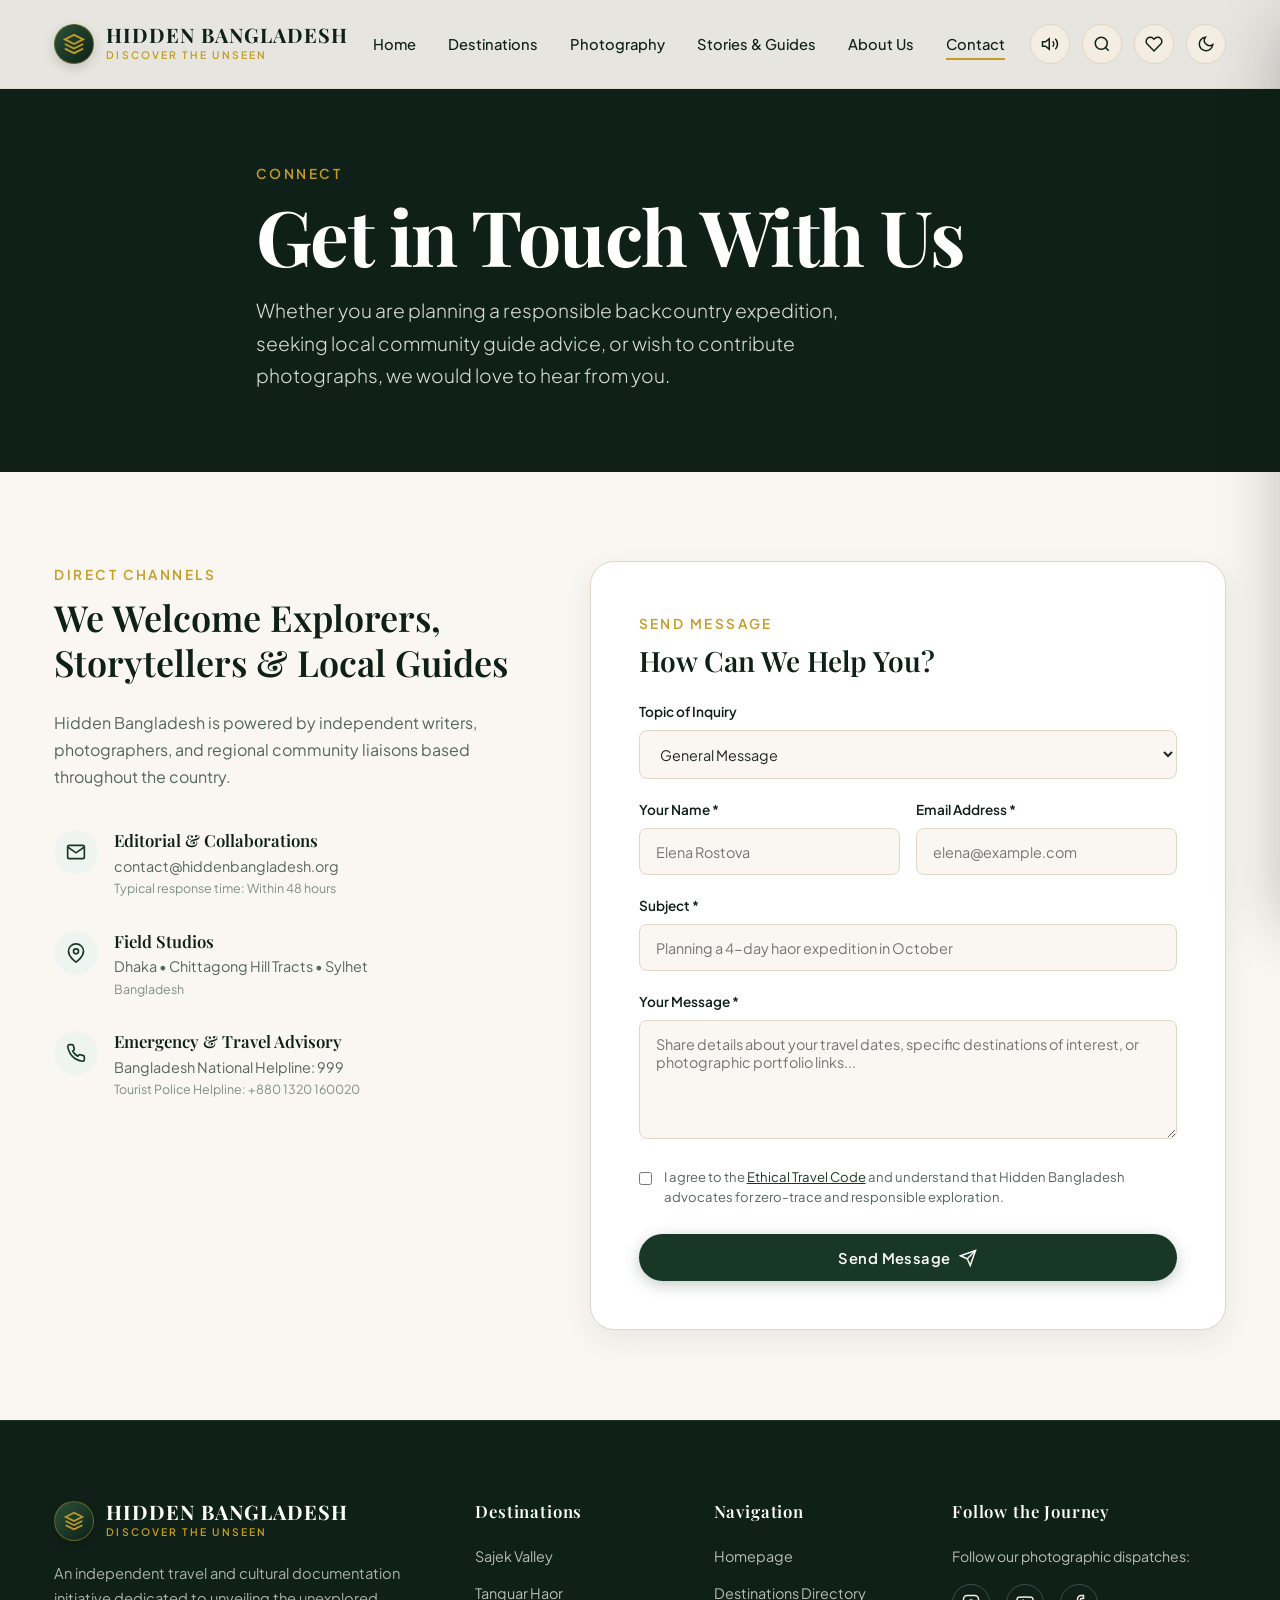
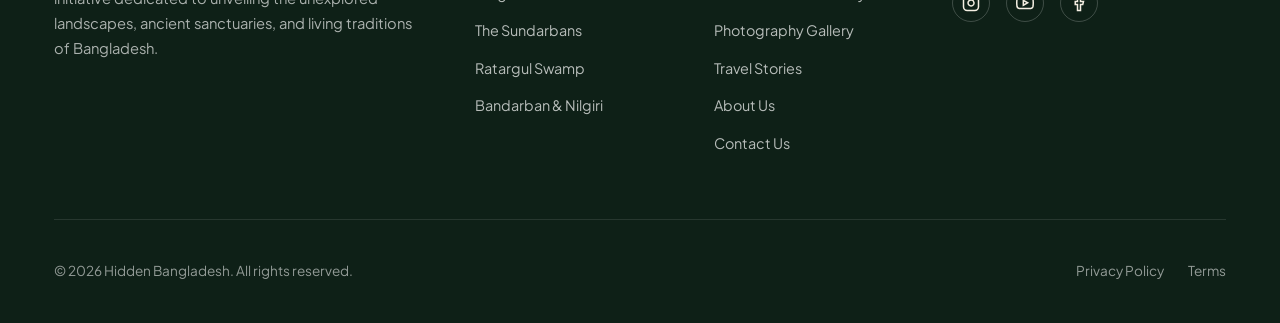
<file: contact.html>
<!DOCTYPE html>
<html lang="en">

<head>
  <meta charset="UTF-8">
  <meta name="viewport" content="width=device-width, initial-scale=1.0">
  <title>Contact & Inquiries — Hidden Bangladesh</title>
  <meta name="description"
    content="Reach out to the Hidden Bangladesh collective for ethical guide inquiries, photograph submissions, or to suggest an unexplored destination.">
  <link rel="stylesheet" href="css/style.css">
  <link rel="stylesheet" href="css/components.css">
  <script>(function(){try{var t=localStorage.getItem('hb_theme');if(t!=='dark'&&t!=='light'){t=(window.matchMedia&&window.matchMedia('(prefers-color-scheme: dark)').matches)?'dark':'light';}if(t==='dark'){document.documentElement.setAttribute('data-theme','dark');}}catch(e){}})();</script>
</head>

<body style="background-color: var(--color-sand-light);">

  <!-- Navigation Bar -->
  <nav class="site-nav nav-light">
    <div class="container nav-container">
      <a href="index.html" class="brand-logo" aria-label="Hidden Bangladesh Home">
        <div class="brand-symbol">
          <svg width="22" height="22" viewBox="0 0 24 24" fill="none" stroke="currentColor" stroke-width="2">
            <path d="M12 2L2 7l10 5 10-5-10-5z"></path>
            <path d="M2 17l10 5 10-5"></path>
            <path d="M2 12l10 5 10-5"></path>
          </svg>
        </div>
        <div class="brand-text-wrap">
          <span class="brand-name">HIDDEN BANGLADESH</span>
          <span class="brand-sub">DISCOVER THE UNSEEN</span>
        </div>
      </a>

      <div class="nav-menu">
        <a href="index.html" class="nav-link">Home</a>
        <a href="destinations.html" class="nav-link">Destinations</a>
        <a href="photography.html" class="nav-link">Photography</a>
        <a href="stories.html" class="nav-link">Stories & Guides</a>
        <a href="about.html" class="nav-link">About Us</a>
        <a href="contact.html" class="nav-link active">Contact</a>
      </div>

      <div class="nav-actions">
        <button class="nav-action-btn" data-action="toggle-sound" title="Listen to atmospheric river soundscape">
          <svg width="18" height="18" viewBox="0 0 24 24" fill="none" stroke="currentColor" stroke-width="2">
            <polygon points="11 5 6 9 2 9 2 15 6 15 11 19 11 5"></polygon>
            <path d="M19.07 4.93a10 10 0 0 1 0 14.14M15.54 8.46a5 5 0 0 1 0 7.07"></path>
          </svg>
        </button>

        <button class="nav-action-btn" data-action="open-search" title="Search (Ctrl+K)">
          <svg width="18" height="18" viewBox="0 0 24 24" fill="none" stroke="currentColor" stroke-width="2">
            <circle cx="11" cy="11" r="8"></circle>
            <line x1="21" y1="21" x2="16.65" y2="16.65"></line>
          </svg>
        </button>

        <button class="nav-action-btn" data-action="open-favorites" title="View your saved places">
          <svg width="18" height="18" viewBox="0 0 24 24" fill="none" stroke="currentColor" stroke-width="2">
            <path
              d="M20.84 4.61a5.5 5.5 0 0 0-7.78 0L12 5.67l-1.06-1.06a5.5 5.5 0 0 0-7.78 7.78l1.06 1.06L12 21.23l7.78-7.78 1.06-1.06a5.5 5.5 0 0 0 0-7.78z">
            </path>
          </svg>
          <span class="fav-counter-badge" style="display: none;">0</span>
        </button>

        <button class="mobile-toggle" aria-label="Open mobile menu">
          <svg width="24" height="24" viewBox="0 0 24 24" fill="none" stroke="currentColor" stroke-width="2">
            <line x1="3" y1="12" x2="21" y2="12"></line>
            <line x1="3" y1="6" x2="21" y2="6"></line>
            <line x1="3" y1="18" x2="21" y2="18"></line>
          </svg>
        </button>
      </div>
    </div>
  </nav>

  <!-- Mobile Drawer -->
  <div class="mobile-drawer">
    <button class="mobile-drawer-close" aria-label="Close menu">✕</button>
    <div class="mobile-menu">
      <a href="index.html" class="nav-link">Home</a>
      <a href="destinations.html" class="nav-link">Explore Destinations</a>
      <a href="photography.html" class="nav-link">Photography Gallery</a>
      <a href="stories.html" class="nav-link">Travel Stories & Blog</a>
      <a href="about.html" class="nav-link">About Hidden Bangladesh</a>
      <a href="contact.html" class="nav-link active">Contact & Inquiries</a>
    </div>
  </div>

  <!-- Editorial Sub-Hero Banner -->
  <header class="sub-hero">
    <div class="sub-hero-pattern"
      style="background-image: url('https://images.unsplash.com/photo-1500530855697-b586d89ba3ee?auto=format&fit=crop&w=1600&q=80');">
    </div>
    <div class="container sub-hero-content">
      <span class="subtitle-editorial" style="color: var(--color-gold);">Connect</span>
      <h1 class="headline-display" style="color: var(--color-white); margin-bottom: 1rem;">
        Get in Touch With Us
      </h1>
      <p class="lead-text" style="color: rgba(255, 255, 255, 0.85); max-width: 650px;">
        Whether you are planning a responsible backcountry expedition, seeking local community guide advice, or wish to
        contribute photographs, we would love to hear from you.
      </p>
    </div>
  </header>

  <!-- Main Contact Section -->
  <main class="section-spacing">
    <div class="container">
      <div style="display: grid; grid-template-columns: 1fr 1.35fr; gap: 4rem; align-items: flex-start;"
        class="contact-split-layout">

        <!-- Contact Info & Editorial Details -->
        <div>
          <span class="subtitle-editorial">Direct Channels</span>
          <h2 style="font-size: 2.25rem; color: var(--color-forest-deep); margin-bottom: 1.5rem; line-height: 1.25;">
            We Welcome Explorers, Storytellers & Local Guides
          </h2>
          <p style="color: var(--color-text-muted); font-size: 1rem; line-height: 1.7; margin-bottom: 2.5rem;">
            Hidden Bangladesh is powered by independent writers, photographers, and regional community liaisons based
            throughout the country.
          </p>

          <div style="display: flex; flex-direction: column; gap: 2rem;">
            <div style="display: flex; gap: 1rem; align-items: flex-start;">
              <div
                style="width: 44px; height: 44px; border-radius: 50%; background: var(--color-forest-mist); color: var(--color-forest); display: flex; align-items: center; justify-content: center; flex-shrink: 0;">
                <svg width="20" height="20" viewBox="0 0 24 24" fill="none" stroke="currentColor" stroke-width="2">
                  <path d="M4 4h16c1.1 0 2 .9 2 2v12c0 1.1-.9 2-2 2H4c-1.1 0-2-.9-2-2V6c0-1.1.9-2 2-2z"></path>
                  <polyline points="22,6 12,13 2,6"></polyline>
                </svg>
              </div>
              <div>
                <h4 style="font-size: 1.05rem; color: var(--color-forest-deep); margin-bottom: 0.25rem;">Editorial &
                  Collaborations</h4>
                <p style="font-size: 0.9rem; color: var(--color-text-muted);">contact@hiddenbangladesh.org</p>
                <p style="font-size: 0.78rem; color: var(--color-text-subtle);">Typical response time: Within 48 hours
                </p>
              </div>
            </div>

            <div style="display: flex; gap: 1rem; align-items: flex-start;">
              <div
                style="width: 44px; height: 44px; border-radius: 50%; background: var(--color-forest-mist); color: var(--color-forest); display: flex; align-items: center; justify-content: center; flex-shrink: 0;">
                <svg width="20" height="20" viewBox="0 0 24 24" fill="none" stroke="currentColor" stroke-width="2">
                  <path d="M21 10c0 7-9 13-9 13s-9-6-9-13a9 9 0 0 1 18 0z"></path>
                  <circle cx="12" cy="10" r="3"></circle>
                </svg>
              </div>
              <div>
                <h4 style="font-size: 1.05rem; color: var(--color-forest-deep); margin-bottom: 0.25rem;">Field Studios
                </h4>
                <p style="font-size: 0.9rem; color: var(--color-text-muted);">Dhaka • Chittagong Hill Tracts • Sylhet
                </p>
                <p style="font-size: 0.78rem; color: var(--color-text-subtle);">Bangladesh</p>
              </div>
            </div>

            <div style="display: flex; gap: 1rem; align-items: flex-start;">
              <div
                style="width: 44px; height: 44px; border-radius: 50%; background: var(--color-forest-mist); color: var(--color-forest); display: flex; align-items: center; justify-content: center; flex-shrink: 0;">
                <svg width="20" height="20" viewBox="0 0 24 24" fill="none" stroke="currentColor" stroke-width="2">
                  <path
                    d="M22 16.92v3a2 2 0 0 1-2.18 2 19.79 19.79 0 0 1-8.63-3.07 19.5 19.5 0 0 1-6-6 19.79 19.79 0 0 1-3.07-8.67A2 2 0 0 1 4.11 2h3a2 2 0 0 1 2 1.72 12.84 12.84 0 0 0 .7 2.81 2 2 0 0 1-.45 2.11L8.09 9.91a16 16 0 0 0 6 6l1.27-1.27a2 2 0 0 1 2.11-.45 12.84 12.84 0 0 0 2.81.7A2 2 0 0 1 22 16.92z">
                  </path>
                </svg>
              </div>
              <div>
                <h4 style="font-size: 1.05rem; color: var(--color-forest-deep); margin-bottom: 0.25rem;">Emergency &
                  Travel Advisory</h4>
                <p style="font-size: 0.9rem; color: var(--color-text-muted);">Bangladesh National Helpline: 999</p>
                <p style="font-size: 0.78rem; color: var(--color-text-subtle);">Tourist Police Helpline: +880 1320
                  160020</p>
              </div>
            </div>
          </div>
        </div>

        <!-- Contact & Inquiry Form -->
        <div
          style="background: var(--color-surface); padding: 3rem; border-radius: var(--radius-xl); border: 1px solid var(--color-sand-border); box-shadow: var(--shadow-card);">
          <span class="subtitle-editorial">Send Message</span>
          <h3 style="font-size: 1.75rem; color: var(--color-forest-deep); margin-bottom: 1.5rem;">How Can We Help You?
          </h3>

          <form id="contactForm" onsubmit="handleContactSubmit(event)"
            style="display: flex; flex-direction: column; gap: 1.25rem;">
            <div>
              <label for="contactTopic"
                style="display: block; font-size: 0.85rem; font-weight: 600; color: var(--color-forest-deep); margin-bottom: 0.4rem;">Topic
                of Inquiry</label>
              <select id="contactTopic" required
                style="width: 100%; padding: 0.85rem 1rem; border-radius: var(--radius-md); border: 1px solid var(--color-sand-border); background: var(--color-sand-light); outline: none; font-size: 0.9rem;">
                <option value="general">General Message</option>
                <option value="guides">Local Indigenous Guide Coordination</option>
                <option value="photo-submission">Photography / Photo Essay Submission</option>
                <option value="suggest-gem">Suggest an Unexplored Hidden Gem</option>
                <option value="press">Media & Cultural Research Collaboration</option>
              </select>
            </div>

            <div style="display: grid; grid-template-columns: 1fr 1fr; gap: 1rem;" class="form-name-row">
              <div>
                <label for="contactName"
                  style="display: block; font-size: 0.85rem; font-weight: 600; color: var(--color-forest-deep); margin-bottom: 0.4rem;">Your
                  Name *</label>
                <input type="text" id="contactName" placeholder="Elena Rostova" required
                  style="width: 100%; padding: 0.85rem 1rem; border-radius: var(--radius-md); border: 1px solid var(--color-sand-border); background: var(--color-sand-light); outline: none; font-size: 0.9rem;">
              </div>
              <div>
                <label for="contactEmail"
                  style="display: block; font-size: 0.85rem; font-weight: 600; color: var(--color-forest-deep); margin-bottom: 0.4rem;">Email
                  Address *</label>
                <input type="email" id="contactEmail" placeholder="elena@example.com" required
                  style="width: 100%; padding: 0.85rem 1rem; border-radius: var(--radius-md); border: 1px solid var(--color-sand-border); background: var(--color-sand-light); outline: none; font-size: 0.9rem;">
              </div>
            </div>

            <div>
              <label for="contactSubject"
                style="display: block; font-size: 0.85rem; font-weight: 600; color: var(--color-forest-deep); margin-bottom: 0.4rem;">Subject
                *</label>
              <input type="text" id="contactSubject" placeholder="Planning a 4-day haor expedition in October" required
                style="width: 100%; padding: 0.85rem 1rem; border-radius: var(--radius-md); border: 1px solid var(--color-sand-border); background: var(--color-sand-light); outline: none; font-size: 0.9rem;">
            </div>

            <div>
              <label for="contactMessage"
                style="display: block; font-size: 0.85rem; font-weight: 600; color: var(--color-forest-deep); margin-bottom: 0.4rem;">Your
                Message *</label>
              <textarea id="contactMessage" rows="5"
                placeholder="Share details about your travel dates, specific destinations of interest, or photographic portfolio links..."
                required
                style="width: 100%; padding: 0.85rem 1rem; border-radius: var(--radius-md); border: 1px solid var(--color-sand-border); background: var(--color-sand-light); outline: none; font-size: 0.9rem; resize: vertical;"></textarea>
            </div>

            <div style="display: flex; align-items: flex-start; gap: 0.75rem;">
              <input type="checkbox" id="contactConsent" required style="margin-top: 0.3rem;">
              <label for="contactConsent" style="font-size: 0.82rem; color: var(--color-text-muted); line-height: 1.5;">
                I agree to the <a href="privacy.html"
                  style="color: var(--color-forest); text-decoration: underline;">Ethical Travel Code</a> and understand
                that Hidden Bangladesh advocates for zero-trace and responsible exploration.
              </label>
            </div>

            <button type="submit" class="btn btn-primary" style="margin-top: 0.5rem;">
              <span>Send Message</span>
              <svg width="18" height="18" viewBox="0 0 24 24" fill="none" stroke="currentColor" stroke-width="2">
                <line x1="22" y1="2" x2="11" y2="13"></line>
                <polygon points="22 2 15 22 11 13 2 9 22 2"></polygon>
              </svg>
            </button>
          </form>
        </div>

      </div>
    </div>
  </main>

  <!-- Global Footer -->
  <footer class="site-footer">
    <div class="container">
      <div class="footer-top">
        <div class="footer-brand">
          <a href="index.html" class="brand-logo" style="margin-bottom: 1rem;">
            <div class="brand-symbol">
              <svg width="20" height="20" viewBox="0 0 24 24" fill="none" stroke="currentColor" stroke-width="2">
                <path d="M12 2L2 7l10 5 10-5-10-5z"></path>
                <path d="M2 17l10 5 10-5"></path>
                <path d="M2 12l10 5 10-5"></path>
              </svg>
            </div>
            <div class="brand-text-wrap">
              <span class="brand-name">HIDDEN BANGLADESH</span>
              <span class="brand-sub">DISCOVER THE UNSEEN</span>
            </div>
          </a>
          <p>
            An independent travel and cultural documentation initiative dedicated to unveiling the unexplored
            landscapes, ancient sanctuaries, and living traditions of Bangladesh.
          </p>
        </div>

        <div class="footer-col">
          <h4>Destinations</h4>
          <div class="footer-links">
            <a href="destination-detail.html?id=sajek-valley">Sajek Valley</a>
            <a href="destination-detail.html?id=tanguar-haor">Tanguar Haor</a>
            <a href="destination-detail.html?id=sundarbans">The Sundarbans</a>
            <a href="destination-detail.html?id=ratargul-swamp-forest">Ratargul Swamp</a>
            <a href="destination-detail.html?id=bandarban-hill-tracts">Bandarban & Nilgiri</a>
          </div>
        </div>

        <div class="footer-col">
          <h4>Navigation</h4>
          <div class="footer-links">
            <a href="index.html">Homepage</a>
            <a href="destinations.html">Destinations Directory</a>
            <a href="photography.html">Photography Gallery</a>
            <a href="stories.html">Travel Stories</a>
            <a href="about.html">About Us</a>
            <a href="contact.html">Contact Us</a>
          </div>
        </div>

        <div class="footer-col">
          <h4>Follow the Journey</h4>
          <p style="font-size: 0.88rem; color: rgba(255,255,255,0.7); margin-bottom: 1rem;">
            Follow our photographic dispatches:
          </p>
          <div class="social-links">
            <a href="#" class="social-link" title="Instagram">
              <svg width="18" height="18" viewBox="0 0 24 24" fill="none" stroke="currentColor" stroke-width="2">
                <rect x="2" y="2" width="20" height="20" rx="5" ry="5"></rect>
                <path d="M16 11.37A4 4 0 1 1 12.63 8 4 4 0 0 1 16 11.37z"></path>
                <line x1="17.5" y1="6.5" x2="17.51" y2="6.5"></line>
              </svg>
            </a>
            <a href="#" class="social-link" title="YouTube">
              <svg width="18" height="18" viewBox="0 0 24 24" fill="none" stroke="currentColor" stroke-width="2">
                <path
                  d="M22.54 6.42a2.78 2.78 0 0 0-1.94-2C18.88 4 12 4 12 4s-6.88 0-8.6.46a2.78 2.78 0 0 0-1.94 2A29 29 0 0 0 1 11.75a29 29 0 0 0 .46 5.33A2.78 2.78 0 0 0 3.4 19c1.72.46 8.6.46 8.6.46s6.88 0 8.6-.46a2.78 2.78 0 0 0 1.94-2 29 29 0 0 0 .46-5.25 29 29 0 0 0-.46-5.33z">
                </path>
                <polygon points="9.75 15.02 15.5 11.75 9.75 8.48 9.75 15.02"></polygon>
              </svg>
            </a>
            <a href="#" class="social-link" title="Facebook">
              <svg width="18" height="18" viewBox="0 0 24 24" fill="none" stroke="currentColor" stroke-width="2">
                <path d="M18 2h-3a5 5 0 0 0-5 5v3H7v4h3v8h4v-8h3l1-4h-4V7a1 1 0 0 1 1-1h3z"></path>
              </svg>
            </a>
          </div>
        </div>
      </div>

      <div class="footer-bottom">
        <div>© 2026 Hidden Bangladesh. All rights reserved.</div>
        <div style="display: flex; gap: 1.5rem;">
          <a href="privacy.html" style="color: inherit;">Privacy Policy</a>
          <a href="privacy.html#terms" style="color: inherit;">Terms</a>
        </div>
      </div>
    </div>
  </footer>

  <!-- Search Modal -->
  <div class="search-modal" id="searchModal" role="dialog" aria-modal="true">
    <div class="search-modal-box">
      <div class="search-modal-header">
        <svg width="22" height="22" viewBox="0 0 24 24" fill="none" stroke="currentColor" stroke-width="2"
          style="color: var(--color-forest);">
          <circle cx="11" cy="11" r="8"></circle>
          <line x1="21" y1="21" x2="16.65" y2="16.65"></line>
        </svg>
        <input type="text" class="search-modal-input" placeholder="Search..." autocomplete="off">
        <button class="search-close-btn" style="font-size: 1.25rem; color: var(--color-text-subtle);">✕</button>
      </div>
      <div class="search-results-list"></div>
    </div>
  </div>

  <!-- Favorites Drawer -->
  <div class="favorites-drawer-overlay" id="favoritesOverlay"></div>
  <aside class="favorites-drawer" id="favoritesDrawer">
    <div class="favorites-header">
      <div style="display: flex; align-items: center; gap: 0.5rem;">
        <svg width="20" height="20" viewBox="0 0 24 24" fill="currentColor" style="color: var(--color-earth);">
          <path
            d="M20.84 4.61a5.5 5.5 0 0 0-7.78 0L12 5.67l-1.06-1.06a5.5 5.5 0 0 0-7.78 7.78l1.06 1.06L12 21.23l7.78-7.78 1.06-1.06a5.5 5.5 0 0 0 0-7.78z">
          </path>
        </svg>
        <h3 style="font-size: 1.25rem; margin: 0; color: var(--color-forest-deep);">Your Saved Places</h3>
      </div>
      <button class="favorites-close-btn" style="font-size: 1.25rem; color: var(--color-text-subtle);">✕</button>
    </div>
    <div class="favorites-list"></div>
  </aside>

  <style>
    @media (max-width: 860px) {
      .contact-split-layout {
        grid-template-columns: 1fr !important;
      }

      .form-name-row {
        grid-template-columns: 1fr !important;
      }
    }
  </style>

  <!-- Scripts -->
  <script src="js/data.js"></script>
  <script src="js/main.js"></script>
  <script>
    // Preselect topic if ?subject=photo-submission passed
    document.addEventListener('DOMContentLoaded', () => {
      const urlParams = new URLSearchParams(window.location.search);
      const subject = urlParams.get('subject');
      if (subject) {
        const select = document.getElementById('contactTopic');
        if (select) select.value = subject;
      }
    });

    function handleContactSubmit(e) {
      e.preventDefault();
      const name = document.getElementById('contactName').value;
      const email = document.getElementById('contactEmail').value;
      const form = document.getElementById('contactForm');

      // Feedback toast
      window.showToast(`Thank you, ${name}! Your inquiry has been sent to our editorial coordinators. ✨`);
      form.reset();
    }
  </script>
</body>

</html>
</file>
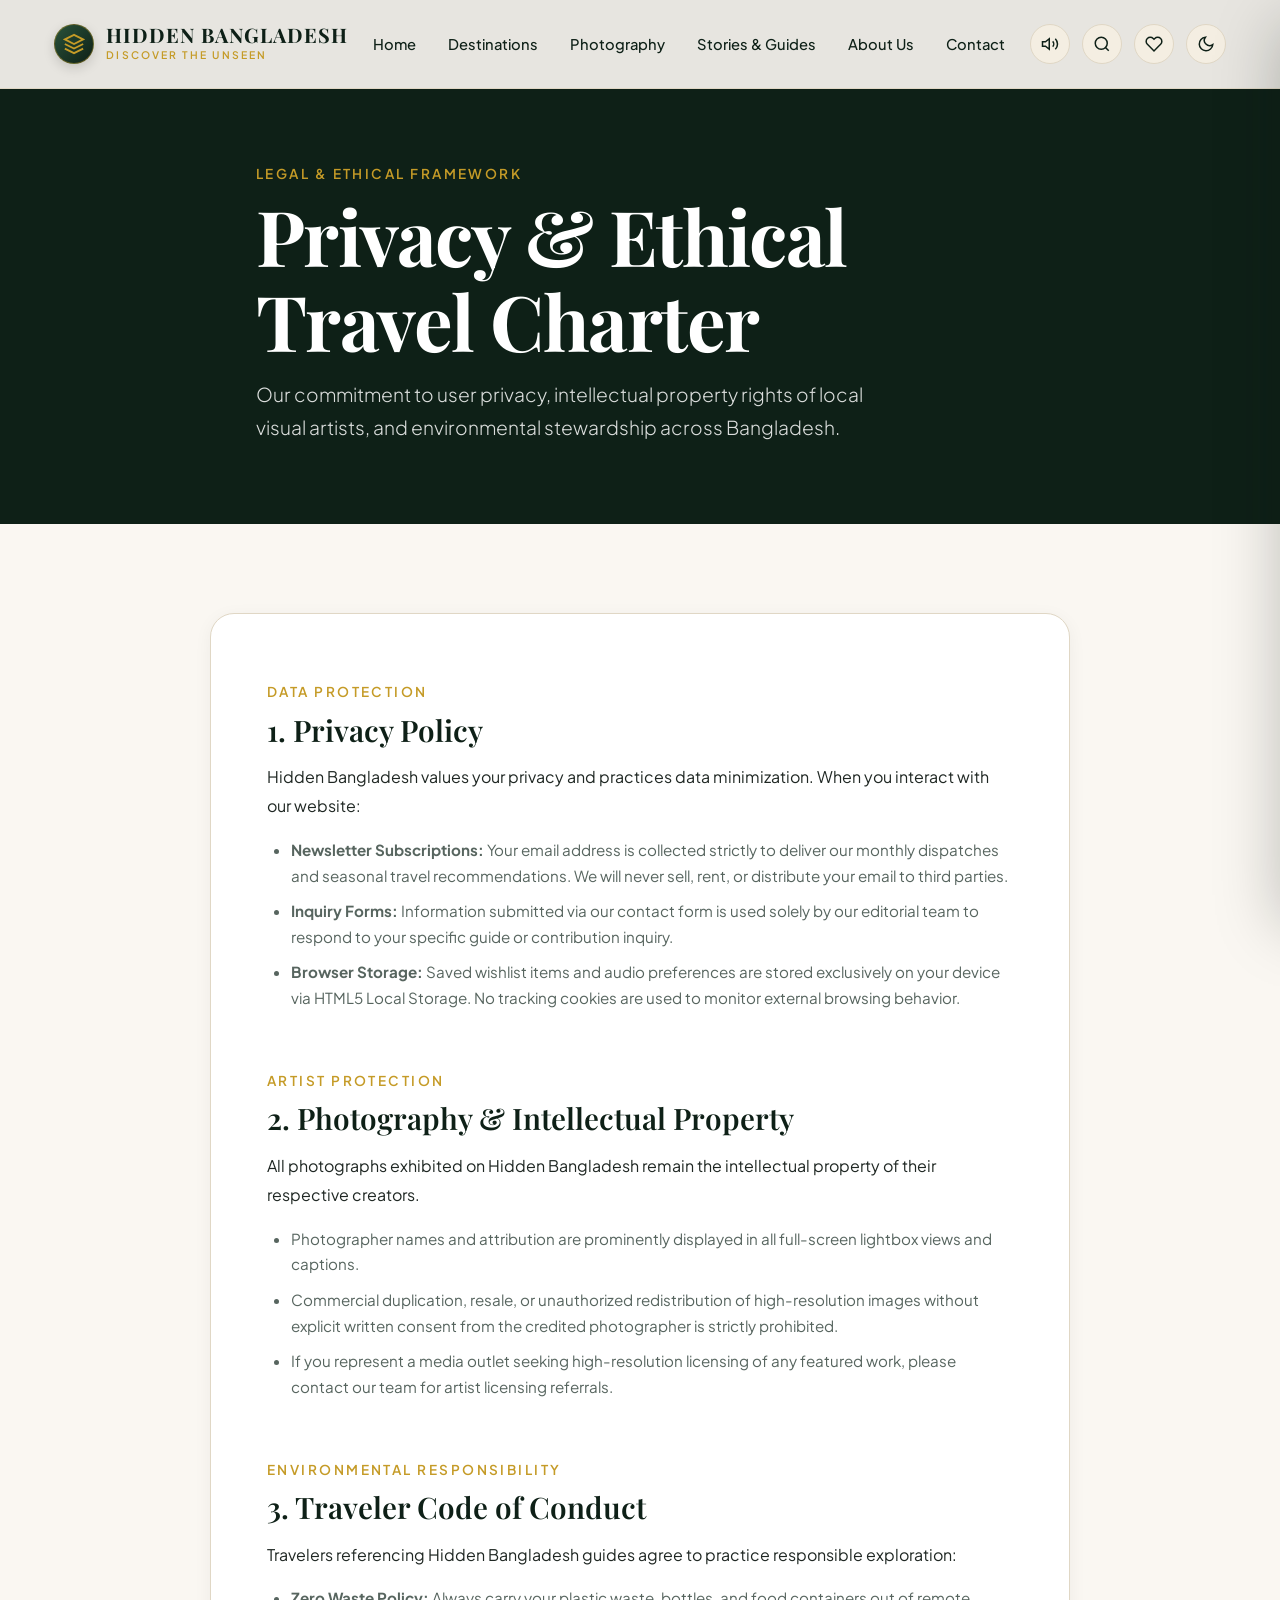
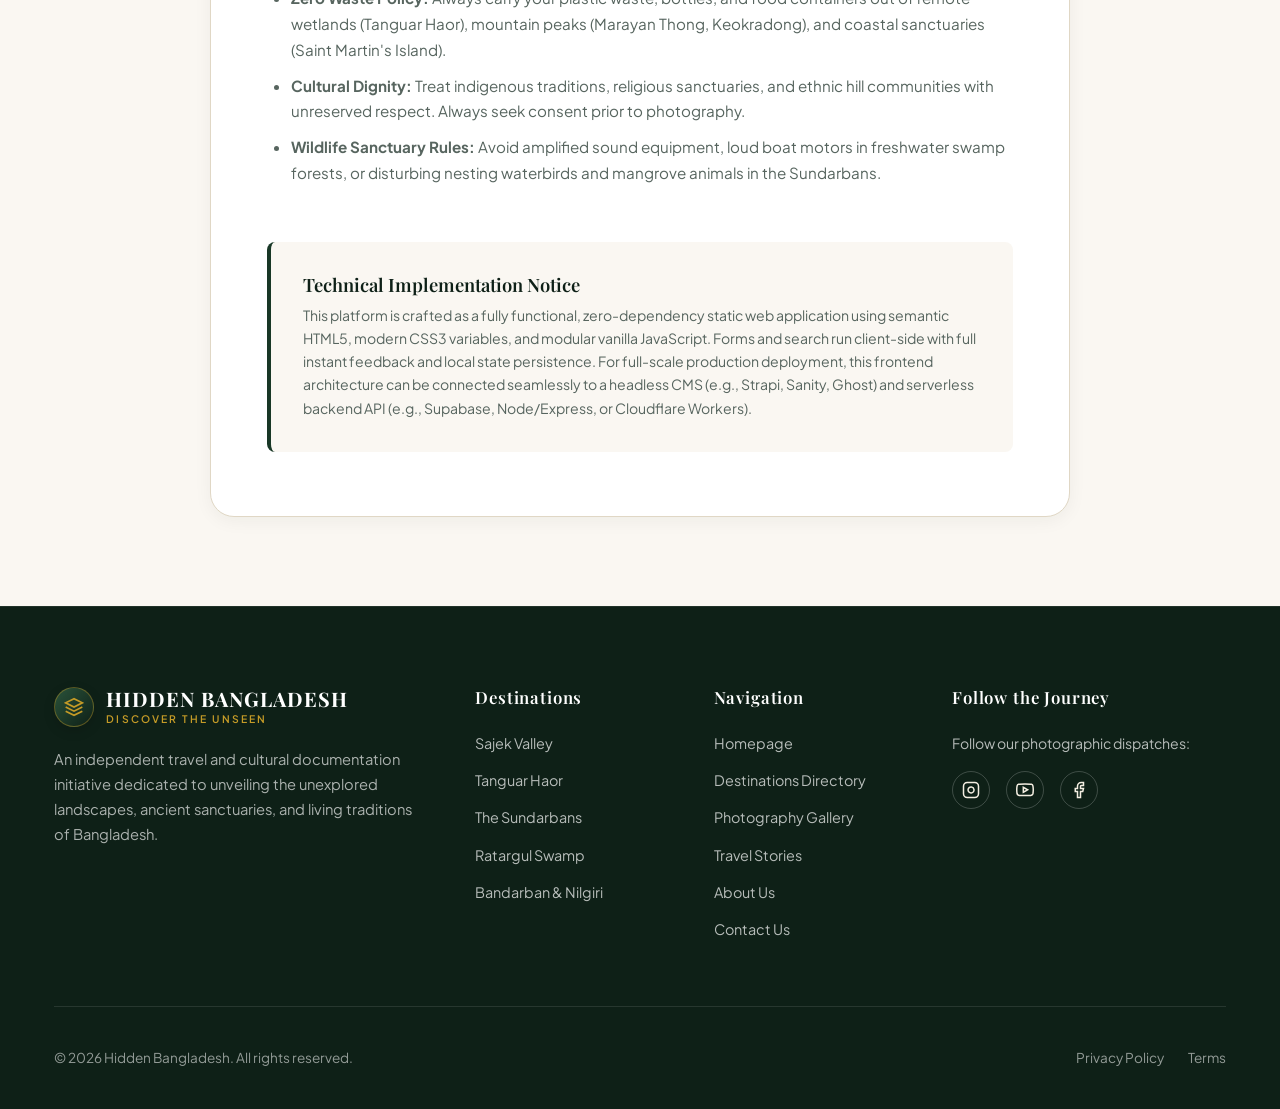
<file: privacy.html>
<!DOCTYPE html>
<html lang="en">
<head>
  <meta charset="UTF-8">
  <meta name="viewport" content="width=device-width, initial-scale=1.0">
  <title>Privacy Policy & Responsible Tourism Terms — Hidden Bangladesh</title>
  <meta name="description" content="Privacy policy, photographic copyright ethics, and responsible tourism guidelines for Hidden Bangladesh.">
  <link rel="stylesheet" href="css/style.css">
  <link rel="stylesheet" href="css/components.css">
  <script>(function(){try{var t=localStorage.getItem('hb_theme');if(t!=='dark'&&t!=='light'){t=(window.matchMedia&&window.matchMedia('(prefers-color-scheme: dark)').matches)?'dark':'light';}if(t==='dark'){document.documentElement.setAttribute('data-theme','dark');}}catch(e){}})();</script>
</head>
<body style="background-color: var(--color-sand-light);">

  <!-- Navigation Bar -->
  <nav class="site-nav nav-light">
    <div class="container nav-container">
      <a href="index.html" class="brand-logo" aria-label="Hidden Bangladesh Home">
        <div class="brand-symbol">
          <svg width="22" height="22" viewBox="0 0 24 24" fill="none" stroke="currentColor" stroke-width="2">
            <path d="M12 2L2 7l10 5 10-5-10-5z"></path>
            <path d="M2 17l10 5 10-5"></path>
            <path d="M2 12l10 5 10-5"></path>
          </svg>
        </div>
        <div class="brand-text-wrap">
          <span class="brand-name">HIDDEN BANGLADESH</span>
          <span class="brand-sub">DISCOVER THE UNSEEN</span>
        </div>
      </a>

      <div class="nav-menu">
        <a href="index.html" class="nav-link">Home</a>
        <a href="destinations.html" class="nav-link">Destinations</a>
        <a href="photography.html" class="nav-link">Photography</a>
        <a href="stories.html" class="nav-link">Stories & Guides</a>
        <a href="about.html" class="nav-link">About Us</a>
        <a href="contact.html" class="nav-link">Contact</a>
      </div>

      <div class="nav-actions">
        <button class="nav-action-btn" data-action="toggle-sound" title="Listen to atmospheric river soundscape">
          <svg width="18" height="18" viewBox="0 0 24 24" fill="none" stroke="currentColor" stroke-width="2">
            <polygon points="11 5 6 9 2 9 2 15 6 15 11 19 11 5"></polygon>
            <path d="M19.07 4.93a10 10 0 0 1 0 14.14M15.54 8.46a5 5 0 0 1 0 7.07"></path>
          </svg>
        </button>

        <button class="nav-action-btn" data-action="open-search" title="Search (Ctrl+K)">
          <svg width="18" height="18" viewBox="0 0 24 24" fill="none" stroke="currentColor" stroke-width="2">
            <circle cx="11" cy="11" r="8"></circle>
            <line x1="21" y1="21" x2="16.65" y2="16.65"></line>
          </svg>
        </button>

        <button class="nav-action-btn" data-action="open-favorites" title="View your saved places">
          <svg width="18" height="18" viewBox="0 0 24 24" fill="none" stroke="currentColor" stroke-width="2">
            <path d="M20.84 4.61a5.5 5.5 0 0 0-7.78 0L12 5.67l-1.06-1.06a5.5 5.5 0 0 0-7.78 7.78l1.06 1.06L12 21.23l7.78-7.78 1.06-1.06a5.5 5.5 0 0 0 0-7.78z"></path>
          </svg>
          <span class="fav-counter-badge" style="display: none;">0</span>
        </button>

        <button class="mobile-toggle" aria-label="Open mobile menu">
          <svg width="24" height="24" viewBox="0 0 24 24" fill="none" stroke="currentColor" stroke-width="2">
            <line x1="3" y1="12" x2="21" y2="12"></line>
            <line x1="3" y1="6" x2="21" y2="6"></line>
            <line x1="3" y1="18" x2="21" y2="18"></line>
          </svg>
        </button>
      </div>
    </div>
  </nav>

  <!-- Mobile Drawer -->
  <div class="mobile-drawer">
    <button class="mobile-drawer-close" aria-label="Close menu">✕</button>
    <div class="mobile-menu">
      <a href="index.html" class="nav-link">Home</a>
      <a href="destinations.html" class="nav-link">Explore Destinations</a>
      <a href="photography.html" class="nav-link">Photography Gallery</a>
      <a href="stories.html" class="nav-link">Travel Stories & Blog</a>
      <a href="about.html" class="nav-link">About Hidden Bangladesh</a>
      <a href="contact.html" class="nav-link">Contact & Inquiries</a>
    </div>
  </div>

  <!-- Editorial Sub-Hero Banner -->
  <header class="sub-hero">
    <div class="sub-hero-pattern"></div>
    <div class="container sub-hero-content">
      <span class="subtitle-editorial" style="color: var(--color-gold);">Legal & Ethical Framework</span>
      <h1 class="headline-display" style="color: var(--color-white); margin-bottom: 1rem;">
        Privacy & Ethical Travel Charter
      </h1>
      <p class="lead-text" style="color: rgba(255, 255, 255, 0.85); max-width: 650px;">
        Our commitment to user privacy, intellectual property rights of local visual artists, and environmental stewardship across Bangladesh.
      </p>
    </div>
  </header>

  <!-- Main Legal & Policy Content -->
  <main class="section-spacing">
    <div class="container container-narrow" style="background: var(--color-surface); padding: 4rem 3.5rem; border-radius: var(--radius-xl); border: 1px solid var(--color-sand-border); box-shadow: var(--shadow-subtle);">

      <section style="margin-bottom: 3.5rem;">
        <span class="subtitle-editorial">Data Protection</span>
        <h2 style="font-size: 1.85rem; color: var(--color-forest-deep); margin-bottom: 1rem;">1. Privacy Policy</h2>
        <p style="color: var(--color-text-main); font-size: 1rem; line-height: 1.8; margin-bottom: 1rem;">
          Hidden Bangladesh values your privacy and practices data minimization. When you interact with our website:
        </p>
        <ul style="list-style: disc; padding-left: 1.5rem; color: var(--color-text-muted); font-size: 0.95rem; line-height: 1.7; display: flex; flex-direction: column; gap: 0.6rem;">
          <li><strong>Newsletter Subscriptions:</strong> Your email address is collected strictly to deliver our monthly dispatches and seasonal travel recommendations. We will never sell, rent, or distribute your email to third parties.</li>
          <li><strong>Inquiry Forms:</strong> Information submitted via our contact form is used solely by our editorial team to respond to your specific guide or contribution inquiry.</li>
          <li><strong>Browser Storage:</strong> Saved wishlist items and audio preferences are stored exclusively on your device via HTML5 Local Storage. No tracking cookies are used to monitor external browsing behavior.</li>
        </ul>
      </section>

      <section style="margin-bottom: 3.5rem;" id="terms">
        <span class="subtitle-editorial">Artist Protection</span>
        <h2 style="font-size: 1.85rem; color: var(--color-forest-deep); margin-bottom: 1rem;">2. Photography & Intellectual Property</h2>
        <p style="color: var(--color-text-main); font-size: 1rem; line-height: 1.8; margin-bottom: 1rem;">
          All photographs exhibited on Hidden Bangladesh remain the intellectual property of their respective creators.
        </p>
        <ul style="list-style: disc; padding-left: 1.5rem; color: var(--color-text-muted); font-size: 0.95rem; line-height: 1.7; display: flex; flex-direction: column; gap: 0.6rem;">
          <li>Photographer names and attribution are prominently displayed in all full-screen lightbox views and captions.</li>
          <li>Commercial duplication, resale, or unauthorized redistribution of high-resolution images without explicit written consent from the credited photographer is strictly prohibited.</li>
          <li>If you represent a media outlet seeking high-resolution licensing of any featured work, please contact our team for artist licensing referrals.</li>
        </ul>
      </section>

      <section style="margin-bottom: 3.5rem;">
        <span class="subtitle-editorial">Environmental Responsibility</span>
        <h2 style="font-size: 1.85rem; color: var(--color-forest-deep); margin-bottom: 1rem;">3. Traveler Code of Conduct</h2>
        <p style="color: var(--color-text-main); font-size: 1rem; line-height: 1.8; margin-bottom: 1rem;">
          Travelers referencing Hidden Bangladesh guides agree to practice responsible exploration:
        </p>
        <ul style="list-style: disc; padding-left: 1.5rem; color: var(--color-text-muted); font-size: 0.95rem; line-height: 1.7; display: flex; flex-direction: column; gap: 0.6rem;">
          <li><strong>Zero Waste Policy:</strong> Always carry your plastic waste, bottles, and food containers out of remote wetlands (Tanguar Haor), mountain peaks (Marayan Thong, Keokradong), and coastal sanctuaries (Saint Martin's Island).</li>
          <li><strong>Cultural Dignity:</strong> Treat indigenous traditions, religious sanctuaries, and ethnic hill communities with unreserved respect. Always seek consent prior to photography.</li>
          <li><strong>Wildlife Sanctuary Rules:</strong> Avoid amplified sound equipment, loud boat motors in freshwater swamp forests, or disturbing nesting waterbirds and mangrove animals in the Sundarbans.</li>
        </ul>
      </section>

      <!-- Technical Architecture Note for Developer / Client -->
      <section style="background: var(--color-sand-light); padding: 2rem; border-radius: var(--radius-md); border-left: 4px solid var(--color-forest);">
        <h3 style="font-size: 1.15rem; color: var(--color-forest-deep); margin-bottom: 0.5rem;">Technical Implementation Notice</h3>
        <p style="font-size: 0.88rem; color: var(--color-text-muted); line-height: 1.65; margin: 0;">
          This platform is crafted as a fully functional, zero-dependency static web application using semantic HTML5, modern CSS3 variables, and modular vanilla JavaScript. Forms and search run client-side with full instant feedback and local state persistence. For full-scale production deployment, this frontend architecture can be connected seamlessly to a headless CMS (e.g., Strapi, Sanity, Ghost) and serverless backend API (e.g., Supabase, Node/Express, or Cloudflare Workers).
        </p>
      </section>

    </div>
  </main>

  <!-- Global Footer -->
  <footer class="site-footer">
    <div class="container">
      <div class="footer-top">
        <div class="footer-brand">
          <a href="index.html" class="brand-logo" style="margin-bottom: 1rem;">
            <div class="brand-symbol">
              <svg width="20" height="20" viewBox="0 0 24 24" fill="none" stroke="currentColor" stroke-width="2">
                <path d="M12 2L2 7l10 5 10-5-10-5z"></path>
                <path d="M2 17l10 5 10-5"></path>
                <path d="M2 12l10 5 10-5"></path>
              </svg>
            </div>
            <div class="brand-text-wrap">
              <span class="brand-name">HIDDEN BANGLADESH</span>
              <span class="brand-sub">DISCOVER THE UNSEEN</span>
            </div>
          </a>
          <p>
            An independent travel and cultural documentation initiative dedicated to unveiling the unexplored landscapes, ancient sanctuaries, and living traditions of Bangladesh.
          </p>
        </div>

        <div class="footer-col">
          <h4>Destinations</h4>
          <div class="footer-links">
            <a href="destination-detail.html?id=sajek-valley">Sajek Valley</a>
            <a href="destination-detail.html?id=tanguar-haor">Tanguar Haor</a>
            <a href="destination-detail.html?id=sundarbans">The Sundarbans</a>
            <a href="destination-detail.html?id=ratargul-swamp-forest">Ratargul Swamp</a>
            <a href="destination-detail.html?id=bandarban-hill-tracts">Bandarban & Nilgiri</a>
          </div>
        </div>

        <div class="footer-col">
          <h4>Navigation</h4>
          <div class="footer-links">
            <a href="index.html">Homepage</a>
            <a href="destinations.html">Destinations Directory</a>
            <a href="photography.html">Photography Gallery</a>
            <a href="stories.html">Travel Stories</a>
            <a href="about.html">About Us</a>
            <a href="contact.html">Contact Us</a>
          </div>
        </div>

        <div class="footer-col">
          <h4>Follow the Journey</h4>
          <p style="font-size: 0.88rem; color: rgba(255,255,255,0.7); margin-bottom: 1rem;">
            Follow our photographic dispatches:
          </p>
          <div class="social-links">
            <a href="#" class="social-link" title="Instagram">
              <svg width="18" height="18" viewBox="0 0 24 24" fill="none" stroke="currentColor" stroke-width="2">
                <rect x="2" y="2" width="20" height="20" rx="5" ry="5"></rect>
                <path d="M16 11.37A4 4 0 1 1 12.63 8 4 4 0 0 1 16 11.37z"></path>
                <line x1="17.5" y1="6.5" x2="17.51" y2="6.5"></line>
              </svg>
            </a>
            <a href="#" class="social-link" title="YouTube">
              <svg width="18" height="18" viewBox="0 0 24 24" fill="none" stroke="currentColor" stroke-width="2">
                <path d="M22.54 6.42a2.78 2.78 0 0 0-1.94-2C18.88 4 12 4 12 4s-6.88 0-8.6.46a2.78 2.78 0 0 0-1.94 2A29 29 0 0 0 1 11.75a29 29 0 0 0 .46 5.33A2.78 2.78 0 0 0 3.4 19c1.72.46 8.6.46 8.6.46s6.88 0 8.6-.46a2.78 2.78 0 0 0 1.94-2 29 29 0 0 0 .46-5.25 29 29 0 0 0-.46-5.33z"></path>
                <polygon points="9.75 15.02 15.5 11.75 9.75 8.48 9.75 15.02"></polygon>
              </svg>
            </a>
            <a href="#" class="social-link" title="Facebook">
              <svg width="18" height="18" viewBox="0 0 24 24" fill="none" stroke="currentColor" stroke-width="2">
                <path d="M18 2h-3a5 5 0 0 0-5 5v3H7v4h3v8h4v-8h3l1-4h-4V7a1 1 0 0 1 1-1h3z"></path>
              </svg>
            </a>
          </div>
        </div>
      </div>

      <div class="footer-bottom">
        <div>© 2026 Hidden Bangladesh. All rights reserved.</div>
        <div style="display: flex; gap: 1.5rem;">
          <a href="privacy.html" style="color: inherit;">Privacy Policy</a>
          <a href="privacy.html#terms" style="color: inherit;">Terms</a>
        </div>
      </div>
    </div>
  </footer>

  <!-- Search Modal -->
  <div class="search-modal" id="searchModal" role="dialog" aria-modal="true">
    <div class="search-modal-box">
      <div class="search-modal-header">
        <svg width="22" height="22" viewBox="0 0 24 24" fill="none" stroke="currentColor" stroke-width="2" style="color: var(--color-forest);">
          <circle cx="11" cy="11" r="8"></circle>
          <line x1="21" y1="21" x2="16.65" y2="16.65"></line>
        </svg>
        <input type="text" class="search-modal-input" placeholder="Search..." autocomplete="off">
        <button class="search-close-btn" style="font-size: 1.25rem; color: var(--color-text-subtle);">✕</button>
      </div>
      <div class="search-results-list"></div>
    </div>
  </div>

  <!-- Favorites Drawer -->
  <div class="favorites-drawer-overlay" id="favoritesOverlay"></div>
  <aside class="favorites-drawer" id="favoritesDrawer">
    <div class="favorites-header">
      <div style="display: flex; align-items: center; gap: 0.5rem;">
        <svg width="20" height="20" viewBox="0 0 24 24" fill="currentColor" style="color: var(--color-earth);">
          <path d="M20.84 4.61a5.5 5.5 0 0 0-7.78 0L12 5.67l-1.06-1.06a5.5 5.5 0 0 0-7.78 7.78l1.06 1.06L12 21.23l7.78-7.78 1.06-1.06a5.5 5.5 0 0 0 0-7.78z"></path>
        </svg>
        <h3 style="font-size: 1.25rem; margin: 0; color: var(--color-forest-deep);">Your Saved Places</h3>
      </div>
      <button class="favorites-close-btn" style="font-size: 1.25rem; color: var(--color-text-subtle);">✕</button>
    </div>
    <div class="favorites-list"></div>
  </aside>

  <!-- Scripts -->
  <script src="js/data.js"></script>
  <script src="js/main.js"></script>
</body>
</html>
</file>
<file: css/style.css>
/* ==========================================================================
   HIDDEN BANGLADESH - CORE DESIGN SYSTEM & TOKENS
   Inspired by Unseen Bangladesh, Kinfolk, National Geographic Traveler
   ========================================================================== */

@import url('https://fonts.googleapis.com/css2?family=Noto+Serif+Bengali:wght@400;600&family=Playfair+Display:ital,wght@0,400;0,500;0,600;0,700;0,900;1,400;1,600&family=Plus+Jakarta+Sans:wght@300;400;500;600;700&display=swap');

:root {
  /* Editorial Palette: Forest Green, Warm Beige, Off-White, Earthy Brown, Charcoal Black */
  --color-forest-deep: #0e2017;
  --color-forest: #183726;
  --color-forest-light: #2a523a;
  --color-forest-mist: #eef4f0;

  --color-sand: #f4eee2;
  --color-sand-light: #faf7f2;
  --color-sand-border: #e0d7c5;
  --color-sand-dark: #d5c8af;

  --color-gold: #c59b27;
  --color-gold-hover: #dcad32;
  --color-gold-glow: rgba(197, 155, 39, 0.25);

  --color-earth: #8f5334;
  --color-earth-light: #bc7752;

  --color-charcoal: #141715;
  --color-charcoal-card: #1c211e;
  --color-charcoal-border: #28302b;

  --color-offwhite: #fcfaf7;
  --color-surface: #ffffff;
  --color-text-main: #1f2723;
  --color-text-muted: #57655f;
  --color-text-subtle: #7f8e87;
  --color-white: #ffffff;

  /* Typography */
  --font-serif: 'Playfair Display', Georgia, 'Times New Roman', serif;
  --font-sans: 'Plus Jakarta Sans', -apple-system, BlinkMacSystemFont, 'Segoe UI', Roboto, sans-serif;
  --font-bengali: 'Noto Serif Bengali', serif;

  /* Spacing Scale */
  --space-2xs: 0.25rem;
  --space-xs: 0.5rem;
  --space-sm: 0.75rem;
  --space-md: 1rem;
  --space-lg: 1.5rem;
  --space-xl: 2rem;
  --space-2xl: 3rem;
  --space-3xl: 4.5rem;
  --space-4xl: 6rem;
  --space-5xl: 8rem;

  /* Container */
  --container-max: 1320px;
  --container-narrow: 860px;
  --container-fluid: 94%;

  /* Borders & Radius */
  --radius-sm: 4px;
  --radius-md: 8px;
  --radius-lg: 14px;
  --radius-xl: 24px;
  --radius-full: 9999px;

  /* Elevations */
  --shadow-subtle: 0 4px 18px rgba(14, 32, 23, 0.05);
  --shadow-card: 0 10px 30px rgba(14, 32, 23, 0.08);
  --shadow-hover: 0 18px 45px rgba(14, 32, 23, 0.14);
  --shadow-deep: 0 25px 60px rgba(10, 20, 15, 0.25);

  /* Transitions */
  --transition-fast: 0.2s cubic-bezier(0.16, 1, 0.3, 1);
  --transition-normal: 0.35s cubic-bezier(0.16, 1, 0.3, 1);
  --transition-slow: 0.65s cubic-bezier(0.16, 1, 0.3, 1);
}

/* ==========================================================================
   Base & Resets
   ========================================================================== */
*, *::before, *::after {
  box-sizing: border-box;
  margin: 0;
  padding: 0;
}

html {
  font-size: 16px;
  scroll-behavior: smooth;
  -webkit-font-smoothing: antialiased;
  -moz-osx-font-smoothing: grayscale;
}

body {
  font-family: var(--font-sans);
  color: var(--color-text-main);
  background-color: var(--color-sand-light);
  line-height: 1.65;
  overflow-x: hidden;
  position: relative;
  min-height: 100vh;
}

img {
  max-width: 100%;
  height: auto;
  display: block;
  object-fit: cover;
}

a {
  color: inherit;
  text-decoration: none;
  transition: color var(--transition-fast);
}

button, input, textarea, select {
  font-family: inherit;
  font-size: inherit;
  color: inherit;
}

button {
  cursor: pointer;
  border: none;
  background: none;
}

ul, ol {
  list-style: none;
}

/* ==========================================================================
   Typography Classes
   ========================================================================== */
h1, h2, h3, h4, h5, h6 {
  font-family: var(--font-serif);
  font-weight: 600;
  color: var(--color-forest-deep);
  line-height: 1.2;
}

.headline-display {
  font-size: clamp(2.5rem, 6vw, 4.8rem);
  font-weight: 700;
  letter-spacing: -0.02em;
  line-height: 1.1;
}

.headline-section {
  font-size: clamp(2rem, 4vw, 3rem);
  font-weight: 600;
  letter-spacing: -0.01em;
}

.headline-card {
  font-size: clamp(1.25rem, 2vw, 1.65rem);
  font-weight: 600;
}

.subtitle-editorial {
  font-family: var(--font-sans);
  font-size: 0.85rem;
  font-weight: 600;
  text-transform: uppercase;
  letter-spacing: 0.18em;
  color: var(--color-gold);
  display: inline-block;
  margin-bottom: var(--space-xs);
}

.text-bengali {
  font-family: var(--font-bengali);
  font-weight: 400;
  opacity: 0.85;
}

.lead-text {
  font-size: clamp(1.05rem, 1.5vw, 1.25rem);
  font-weight: 300;
  color: var(--color-text-muted);
  line-height: 1.7;
}

/* ==========================================================================
   Layout Containers & Wrappers
   ========================================================================== */
.container {
  width: min(var(--container-max), var(--container-fluid));
  margin-inline: auto;
  padding-inline: var(--space-md);
}

.container-narrow {
  width: min(var(--container-narrow), var(--container-fluid));
  margin-inline: auto;
  padding-inline: var(--space-md);
}

.section-spacing {
  padding-block: clamp(3.5rem, 7vw, 6.5rem);
}

.section-spacing-sm {
  padding-block: clamp(2rem, 4vw, 3.5rem);
}

.section-header {
  text-align: center;
  max-width: 680px;
  margin-inline: auto;
  margin-bottom: clamp(2.5rem, 5vw, 4rem);
}

.section-header.text-left {
  text-align: left;
  margin-inline: 0;
}

.section-header h2 {
  margin-bottom: var(--space-sm);
}

.section-header p {
  color: var(--color-text-muted);
  font-size: 1.05rem;
}

/* ==========================================================================
   Buttons & Interactive Elements
   ========================================================================== */
.btn {
  display: inline-flex;
  align-items: center;
  justify-content: center;
  gap: var(--space-xs);
  padding: 0.9rem 1.8rem;
  border-radius: var(--radius-full);
  font-size: 0.92rem;
  font-weight: 600;
  letter-spacing: 0.03em;
  transition: all var(--transition-normal);
  text-decoration: none;
  position: relative;
  overflow: hidden;
}

.btn-primary {
  background-color: var(--color-forest);
  color: var(--color-white);
  box-shadow: 0 4px 15px rgba(24, 55, 38, 0.25);
}

.btn-primary:hover {
  background-color: var(--color-forest-deep);
  transform: translateY(-2px);
  box-shadow: 0 8px 25px rgba(14, 32, 23, 0.35);
  color: var(--color-white);
}

.btn-gold {
  background-color: var(--color-gold);
  color: var(--color-charcoal);
  font-weight: 700;
}

.btn-gold:hover {
  background-color: var(--color-gold-hover);
  transform: translateY(-2px);
  box-shadow: 0 8px 25px var(--color-gold-glow);
}

.btn-outline {
  border: 1px solid var(--color-forest);
  color: var(--color-forest);
  background: transparent;
}

.btn-outline:hover {
  background-color: var(--color-forest);
  color: var(--color-white);
  transform: translateY(-2px);
}

.btn-outline-white {
  border: 1px solid rgba(255, 255, 255, 0.7);
  color: var(--color-white);
  background: rgba(255, 255, 255, 0.08);
  backdrop-filter: blur(8px);
}

.btn-outline-white:hover {
  background: var(--color-white);
  color: var(--color-forest-deep);
  border-color: var(--color-white);
  transform: translateY(-2px);
}

.btn-sm {
  padding: 0.55rem 1.15rem;
  font-size: 0.82rem;
}

.btn-icon-only {
  width: 44px;
  height: 44px;
  padding: 0;
  border-radius: 50%;
  display: inline-flex;
  align-items: center;
  justify-content: center;
}

/* Pills & Badges */
.badge {
  display: inline-flex;
  align-items: center;
  gap: 0.35rem;
  padding: 0.35rem 0.85rem;
  border-radius: var(--radius-full);
  font-size: 0.75rem;
  font-weight: 600;
  letter-spacing: 0.04em;
  text-transform: uppercase;
}

.badge-forest {
  background-color: rgba(24, 55, 38, 0.1);
  color: var(--color-forest);
}

.badge-gold {
  background-color: rgba(197, 155, 39, 0.15);
  color: #937217;
  border: 1px solid rgba(197, 155, 39, 0.3);
}

.badge-white {
  background-color: rgba(255, 255, 255, 0.88);
  color: var(--color-forest-deep);
  backdrop-filter: blur(8px);
  box-shadow: 0 2px 10px rgba(0,0,0,0.1);
}

/* ==========================================================================
   Subtle Parallax & Atmospheric FX
   ========================================================================== */
.grain-overlay {
  position: absolute;
  inset: 0;
  pointer-events: none;
  background-image: radial-gradient(rgba(0,0,0,0.03) 1px, transparent 0);
  background-size: 24px 24px;
  opacity: 0.7;
}

.aspect-landscape {
  aspect-ratio: 16 / 10;
}

.aspect-portrait {
  aspect-ratio: 4 / 5;
}

.aspect-square {
  aspect-ratio: 1 / 1;
}

/* Utility Animations */
@keyframes fadeIn {
  from { opacity: 0; transform: translateY(16px); }
  to { opacity: 1; transform: translateY(0); }
}

@keyframes pulseGlow {
  0%, 100% { opacity: 0.7; transform: scale(1); }
  50% { opacity: 1; transform: scale(1.05); }
}

.animate-fade-in {
  animation: fadeIn 0.8s cubic-bezier(0.16, 1, 0.3, 1) forwards;
}

/* Scrollbar styling */
::-webkit-scrollbar {
  width: 8px;
  height: 8px;
}

::-webkit-scrollbar-track {
  background: var(--color-sand);
}

::-webkit-scrollbar-thumb {
  background: var(--color-forest-light);
  border-radius: 4px;
}

::-webkit-scrollbar-thumb:hover {
  background: var(--color-forest-deep);
}

/* ==========================================================================
   DARK MODE THEME
   Activated by adding data-theme="dark" on the <html> element
   ========================================================================== */
html[data-theme="dark"] {
  --color-sand: #141d18;
  --color-sand-light: #0d1410;
  --color-sand-border: #29362e;
  --color-sand-dark: #29362e;
  --color-forest-mist: #15201a;
  --color-offwhite: #101713;
  --color-surface: #16201a;

  --color-text-main: #e6ebe8;
  --color-text-muted: #a6b2ab;
  --color-text-subtle: #85938b;

  --shadow-subtle: 0 4px 18px rgba(0, 0, 0, 0.35);
  --shadow-card: 0 10px 30px rgba(0, 0, 0, 0.45);
  --shadow-hover: 0 18px 45px rgba(0, 0, 0, 0.55);

  color-scheme: dark;
}

html[data-theme="dark"] body {
  background-color: var(--color-sand-light);
  color: var(--color-text-main);
}

html[data-theme="dark"] h1,
html[data-theme="dark"] h2,
html[data-theme="dark"] h3,
html[data-theme="dark"] h4,
html[data-theme="dark"] h5,
html[data-theme="dark"] h6 {
  color: #eaf1ec;
}

html[data-theme="dark"] .author-name,
html[data-theme="dark"] .search-modal-input {
  color: #e6ebe8;
}

/* Sub-page light navbar transforms into the dark glass navbar */
html[data-theme="dark"] .site-nav.nav-light {
  background: rgba(13, 20, 16, 0.94);
  border-bottom-color: var(--color-sand-border);
}

html[data-theme="dark"] .site-nav.nav-light .brand-name { color: #ffffff; }
html[data-theme="dark"] .site-nav.nav-light .nav-link { color: rgba(255, 255, 255, 0.85); }
html[data-theme="dark"] .site-nav.nav-light .nav-link:hover,
html[data-theme="dark"] .site-nav.nav-light .nav-link.active { color: var(--color-gold); }

html[data-theme="dark"] .site-nav.nav-light .nav-action-btn {
  background: #1a2620;
  color: #e6ebe8;
  border-color: rgba(255, 255, 255, 0.15);
}

html[data-theme="dark"] .site-nav.nav-light .mobile-toggle { color: #ffffff; }

/* Buttons adapt for contrast on dark surfaces */
html[data-theme="dark"] .btn-outline {
  border-color: #4b6b58;
  color: #cfe0d5;
}

html[data-theme="dark"] .btn-outline:hover {
  background: var(--color-forest);
  color: #ffffff;
}

html[data-theme="dark"] [style*="border-color: var(--color-forest)"] {
  border-color: #4b6b58 !important;
}

html[data-theme="dark"] [style*="color: var(--color-forest);"] {
  color: #7bc49a !important;
}

html[data-theme="dark"] [style*="color: var(--color-forest-deep);"] {
  color: #eaf1ec !important;
}

/* Inputs placed on light surfaces */
html[data-theme="dark"] .filter-search-box input:focus {
  background: var(--color-surface);
  border-color: var(--color-gold);
}

html[data-theme="dark"] .fav-item { background: #101913; }
</file>
<file: css/components.css>
/* ==========================================================================
   HIDDEN BANGLADESH - COMPONENTS STYLESHEET
   Navbar, Hero, Cards, Lightbox, Search Modal, Favorites Drawer, Footer
   ========================================================================== */

/* ==========================================================================
   1. Navigation Bar
   ========================================================================== */
.site-nav {
  position: fixed;
  top: 0;
  left: 0;
  right: 0;
  z-index: 1000;
  transition: all var(--transition-normal);
  padding: 1.5rem 0;
}

.site-nav.scrolled {
  background: rgba(14, 32, 23, 0.88);
  backdrop-filter: blur(16px);
  -webkit-backdrop-filter: blur(16px);
  padding: 0.85rem 0;
  border-bottom: 1px solid rgba(255, 255, 255, 0.08);
  box-shadow: 0 10px 30px rgba(0, 0, 0, 0.15);
}

.site-nav.nav-light {
  background: rgba(250, 247, 242, 0.92);
  backdrop-filter: blur(16px);
  border-bottom: 1px solid var(--color-sand-border);
}

.nav-container {
  display: flex;
  align-items: center;
  justify-content: space-between;
}

/* Brand Identity */
.brand-logo {
  display: flex;
  align-items: center;
  gap: 0.75rem;
  text-decoration: none;
}

.brand-symbol {
  width: 40px;
  height: 40px;
  border-radius: 50%;
  background: linear-gradient(135deg, var(--color-forest-light), var(--color-forest-deep));
  border: 1px solid rgba(197, 155, 39, 0.4);
  display: flex;
  align-items: center;
  justify-content: center;
  color: var(--color-gold);
  box-shadow: 0 4px 12px rgba(0,0,0,0.15);
}

.brand-text-wrap {
  display: flex;
  flex-direction: column;
}

.brand-name {
  font-family: var(--font-serif);
  font-size: 1.25rem;
  font-weight: 700;
  letter-spacing: 0.05em;
  color: var(--color-white);
  line-height: 1.1;
}

.site-nav.nav-light .brand-name {
  color: var(--color-forest-deep);
}

.brand-sub {
  font-size: 0.65rem;
  letter-spacing: 0.2em;
  text-transform: uppercase;
  color: var(--color-gold);
  font-weight: 600;
}

/* Nav Menu Links */
.nav-menu {
  display: flex;
  align-items: center;
  gap: 2rem;
}

.nav-link {
  font-size: 0.92rem;
  font-weight: 500;
  color: rgba(255, 255, 255, 0.85);
  transition: color var(--transition-fast);
  position: relative;
  padding-block: 0.25rem;
}

.site-nav.nav-light .nav-link {
  color: var(--color-forest-deep);
}

.nav-link:hover,
.nav-link.active {
  color: var(--color-gold);
}

.nav-link::after {
  content: '';
  position: absolute;
  bottom: 0;
  left: 0;
  width: 0%;
  height: 2px;
  background-color: var(--color-gold);
  transition: width var(--transition-normal);
}

.nav-link:hover::after,
.nav-link.active::after {
  width: 100%;
}

/* Nav Actions (Search, Bookmark, Ambient Audio) */
.nav-actions {
  display: flex;
  align-items: center;
  gap: 0.75rem;
}

.nav-action-btn {
  width: 40px;
  height: 40px;
  border-radius: 50%;
  background: rgba(255, 255, 255, 0.1);
  color: var(--color-white);
  display: inline-flex;
  align-items: center;
  justify-content: center;
  transition: all var(--transition-fast);
  position: relative;
  border: 1px solid rgba(255, 255, 255, 0.15);
}

.site-nav.nav-light .nav-action-btn {
  background: var(--color-sand);
  color: var(--color-forest-deep);
  border-color: var(--color-sand-border);
}

.nav-action-btn:hover {
  background: var(--color-gold);
  color: var(--color-charcoal);
  border-color: var(--color-gold);
  transform: translateY(-2px);
}

.fav-counter-badge {
  position: absolute;
  top: -4px;
  right: -4px;
  background: var(--color-earth);
  color: var(--color-white);
  font-size: 0.65rem;
  font-weight: 700;
  width: 18px;
  height: 18px;
  border-radius: 50%;
  display: flex;
  align-items: center;
  justify-content: center;
  border: 2px solid var(--color-forest-deep);
}

/* Mobile Nav Toggle */
.mobile-toggle {
  display: none;
  background: transparent;
  color: var(--color-white);
  border: none;
  width: 40px;
  height: 40px;
  align-items: center;
  justify-content: center;
}

.site-nav.nav-light .mobile-toggle {
  color: var(--color-forest-deep);
}

/* Mobile Drawer */
.mobile-drawer {
  position: fixed;
  inset: 0;
  background: rgba(14, 32, 23, 0.98);
  backdrop-filter: blur(20px);
  z-index: 1050;
  display: flex;
  flex-direction: column;
  padding: 6rem 2rem 3rem;
  transform: translateX(100%);
  transition: transform var(--transition-normal);
}

.mobile-drawer.active {
  transform: translateX(0);
}

.mobile-drawer-close {
  position: absolute;
  top: 1.5rem;
  right: 1.5rem;
  color: var(--color-white);
  font-size: 1.5rem;
  width: 44px;
  height: 44px;
  border-radius: 50%;
  border: 1px solid rgba(255, 255, 255, 0.2);
  display: flex;
  align-items: center;
  justify-content: center;
}

.mobile-menu {
  display: flex;
  flex-direction: column;
  gap: 1.5rem;
  margin-bottom: auto;
}

.mobile-menu .nav-link {
  font-family: var(--font-serif);
  font-size: 1.65rem;
  color: var(--color-white);
}

/* ==========================================================================
   2. Enhanced Cinematic Hero Section with Multi-Landscape Slider
   ========================================================================== */
.hero-full {
  position: relative;
  min-height: 100vh;
  display: flex;
  flex-direction: column;
  justify-content: center;
  color: var(--color-white);
  overflow: hidden;
  padding-top: 5.5rem;
  padding-bottom: 5.5rem;
}

/* Background Slider Container */
.hero-slider {
  position: absolute;
  inset: 0;
  z-index: 1;
}

.hero-slide {
  position: absolute;
  inset: 0;
  opacity: 0;
  visibility: hidden;
  transition: opacity 1.2s cubic-bezier(0.25, 1, 0.5, 1), visibility 1.2s cubic-bezier(0.25, 1, 0.5, 1);
  will-change: opacity, transform;
}

.hero-slide.active {
  opacity: 1;
  visibility: visible;
}

.hero-slide-img {
  width: 100%;
  height: 100%;
  object-fit: cover;
  transform: scale(1.04);
  transition: transform 12s cubic-bezier(0.25, 1, 0.5, 1);
}

.hero-slide.active .hero-slide-img {
  transform: scale(1.12) translate3d(-10px, -5px, 0);
}

.hero-overlay {
  position: absolute;
  inset: 0;
  z-index: 2;
  background: radial-gradient(
    circle at 30% 40%,
    rgba(14, 32, 23, 0.35) 0%,
    rgba(14, 32, 23, 0.7) 60%,
    rgba(10, 20, 15, 0.92) 100%
  );
  backdrop-filter: blur(0.5px);
}

/* Hero Content Area */
.hero-content {
  position: relative;
  z-index: 3;
  width: 100%;
  max-width: 960px;
  margin-top: auto;
  margin-bottom: auto;
  padding-block: 2.5rem;
}

.hero-badge-strip {
  display: flex;
  align-items: center;
  gap: 0.75rem;
  flex-wrap: wrap;
  margin-bottom: 1.25rem;
}

.hero-pill {
  display: inline-flex;
  align-items: center;
  gap: 0.5rem;
  background: rgba(255, 255, 255, 0.12);
  backdrop-filter: blur(12px);
  -webkit-backdrop-filter: blur(12px);
  border: 1px solid rgba(255, 255, 255, 0.22);
  padding: 0.45rem 1.15rem;
  border-radius: var(--radius-full);
  font-size: 0.8rem;
  font-weight: 600;
  letter-spacing: 0.12em;
  text-transform: uppercase;
  color: var(--color-sand);
}

.hero-location-pill {
  display: inline-flex;
  align-items: center;
  gap: 0.45rem;
  background: rgba(14, 32, 23, 0.75);
  backdrop-filter: blur(8px);
  border: 1px solid rgba(197, 155, 39, 0.35);
  padding: 0.4rem 0.95rem;
  border-radius: var(--radius-full);
  font-size: 0.78rem;
  color: var(--color-gold);
  font-weight: 600;
}

.hero-title {
  color: var(--color-white);
  margin-bottom: 1.25rem;
  text-shadow: 0 4px 25px rgba(0, 0, 0, 0.5);
  font-size: clamp(2.6rem, 5.8vw, 4.8rem);
  line-height: 1.08;
}

.hero-lead {
  font-size: clamp(1.1rem, 1.8vw, 1.35rem);
  color: rgba(255, 255, 255, 0.92);
  max-width: 720px;
  line-height: 1.7;
  margin-bottom: 2rem;
  font-weight: 300;
  text-shadow: 0 2px 12px rgba(0, 0, 0, 0.4);
}

.hero-buttons {
  display: flex;
  flex-wrap: wrap;
  align-items: center;
  gap: 1rem;
  margin-bottom: 2.5rem;
}

.btn-ambient-hero {
  display: inline-flex;
  align-items: center;
  gap: 0.6rem;
  padding: 0.85rem 1.6rem;
  border-radius: var(--radius-full);
  background: rgba(255, 255, 255, 0.12);
  border: 1px solid rgba(255, 255, 255, 0.25);
  color: var(--color-white);
  font-size: 0.9rem;
  font-weight: 500;
  backdrop-filter: blur(10px);
  transition: all var(--transition-normal);
  cursor: pointer;
}

.btn-ambient-hero:hover {
  background: rgba(255, 255, 255, 0.22);
  border-color: var(--color-gold);
  color: var(--color-gold);
  transform: translateY(-2px);
}

/* Glassmorphic Quick Destination Finder in Hero */
.hero-finder-bar {
  background: rgba(14, 32, 23, 0.85);
  backdrop-filter: blur(20px);
  -webkit-backdrop-filter: blur(20px);
  border: 1px solid rgba(255, 255, 255, 0.18);
  border-radius: var(--radius-xl);
  padding: 1.25rem 1.75rem;
  box-shadow: 0 20px 50px rgba(0, 0, 0, 0.4);
  max-width: 880px;
  margin-top: 1rem;
}

.finder-form {
  display: grid;
  grid-template-columns: 1.2fr 1.2fr 1.2fr auto;
  gap: 1rem;
  align-items: center;
}

.finder-field {
  display: flex;
  flex-direction: column;
  gap: 0.3rem;
}

.finder-label {
  font-size: 0.72rem;
  text-transform: uppercase;
  letter-spacing: 0.1em;
  color: var(--color-gold);
  font-weight: 700;
  display: flex;
  align-items: center;
  gap: 0.35rem;
}

.finder-select {
  background: rgba(255, 255, 255, 0.08);
  border: 1px solid rgba(255, 255, 255, 0.18);
  border-radius: var(--radius-md);
  padding: 0.65rem 0.85rem;
  color: var(--color-white);
  font-size: 0.88rem;
  outline: none;
  cursor: pointer;
  transition: border-color var(--transition-fast);
}

.finder-select option {
  background: var(--color-forest-deep);
  color: var(--color-white);
}

.finder-select:focus {
  border-color: var(--color-gold);
}

.finder-submit-btn {
  padding: 0.85rem 1.6rem;
  border-radius: var(--radius-md);
  background: var(--color-gold);
  color: var(--color-charcoal);
  font-weight: 700;
  font-size: 0.9rem;
  border: none;
  cursor: pointer;
  display: inline-flex;
  align-items: center;
  justify-content: center;
  gap: 0.5rem;
  transition: all var(--transition-normal);
  white-space: nowrap;
}

.finder-submit-btn:hover {
  background: var(--color-gold-hover);
  box-shadow: 0 4px 18px var(--color-gold-glow);
  transform: translateY(-2px);
}

/* Interactive Slider Thumbnail Controls (Bottom-Right Floating) */
.hero-slider-controls {
  position: absolute;
  right: clamp(1rem, 4vw, 4rem);
  bottom: 6rem;
  z-index: 5;
  display: flex;
  flex-direction: column;
  gap: 0.75rem;
  align-items: flex-end;
}

.slider-thumbs-wrap {
  display: flex;
  gap: 0.75rem;
  background: rgba(14, 32, 23, 0.8);
  backdrop-filter: blur(16px);
  padding: 0.5rem;
  border-radius: var(--radius-lg);
  border: 1px solid rgba(255, 255, 255, 0.15);
}

.hero-thumb-btn {
  position: relative;
  width: 64px;
  height: 48px;
  border-radius: var(--radius-sm);
  overflow: hidden;
  cursor: pointer;
  border: 2px solid transparent;
  transition: all var(--transition-fast);
  padding: 0;
  background: transparent;
}

.hero-thumb-btn img {
  width: 100%;
  height: 100%;
  object-fit: cover;
  transition: transform var(--transition-normal);
}

.hero-thumb-btn:hover img {
  transform: scale(1.15);
}

.hero-thumb-btn.active {
  border-color: var(--color-gold);
  box-shadow: 0 0 12px var(--color-gold-glow);
}

.hero-thumb-btn .thumb-caption {
  position: absolute;
  bottom: 0;
  left: 0;
  right: 0;
  background: rgba(0, 0, 0, 0.7);
  font-size: 0.55rem;
  color: var(--color-white);
  padding: 0.1rem 0.2rem;
  text-align: center;
  white-space: nowrap;
  overflow: hidden;
  text-overflow: ellipsis;
}

.slider-bottom-bar {
  display: flex;
  align-items: center;
  gap: 0.85rem;
  background: rgba(14, 32, 23, 0.85);
  backdrop-filter: blur(12px);
  padding: 0.4rem 0.85rem;
  border-radius: var(--radius-full);
  border: 1px solid rgba(255, 255, 255, 0.12);
  color: var(--color-sand);
  font-size: 0.8rem;
}

.slide-number-display {
  font-family: var(--font-serif);
  font-weight: 700;
  color: var(--color-gold);
}

.slide-progress-track {
  width: 80px;
  height: 3px;
  background: rgba(255, 255, 255, 0.2);
  border-radius: 2px;
  overflow: hidden;
  position: relative;
}

.slide-progress-fill {
  height: 100%;
  width: 0%;
  background: var(--color-gold);
  border-radius: 2px;
  transition: width 0.1s linear;
}

.slide-nav-arrows {
  display: flex;
  gap: 0.35rem;
}

.slide-arrow-btn {
  width: 28px;
  height: 28px;
  border-radius: 50%;
  background: rgba(255, 255, 255, 0.1);
  color: var(--color-white);
  display: flex;
  align-items: center;
  justify-content: center;
  border: none;
  cursor: pointer;
  transition: all var(--transition-fast);
}

.slide-arrow-btn:hover {
  background: var(--color-gold);
  color: var(--color-charcoal);
}

/* Bottom Stats Strip */
.hero-stats-strip {
  position: absolute;
  bottom: 0;
  left: 0;
  right: 0;
  z-index: 4;
  border-top: 1px solid rgba(255, 255, 255, 0.12);
  background: rgba(14, 32, 23, 0.75);
  backdrop-filter: blur(16px);
  padding: 1.15rem 0;
}

.stats-grid {
  display: grid;
  grid-template-columns: repeat(4, 1fr);
  gap: 1.5rem;
}

.stat-item {
  display: flex;
  flex-direction: column;
}

.stat-number {
  font-family: var(--font-serif);
  font-size: 1.75rem;
  font-weight: 700;
  color: var(--color-gold);
  line-height: 1.1;
}

.stat-label {
  font-size: 0.78rem;
  letter-spacing: 0.05em;
  color: rgba(255, 255, 255, 0.75);
  text-transform: uppercase;
}

@media (max-width: 900px) {
  .hero-full {
    min-height: auto;
    padding-top: 7rem;
    padding-bottom: 7.5rem;
  }
  .hero-slider-controls {
    position: relative;
    right: auto;
    bottom: auto;
    margin-top: 2rem;
    margin-bottom: 2rem;
    align-items: flex-start;
  }
  .finder-form {
    grid-template-columns: 1fr;
    gap: 0.75rem;
  }
}

/* Editorial Sub-Hero (For other pages) */
.sub-hero {
  position: relative;
  background-color: var(--color-forest-deep);
  color: var(--color-white);
  padding: 10rem 0 5rem;
  overflow: hidden;
}

.sub-hero-pattern {
  position: absolute;
  inset: 0;
  opacity: 0.12;
  background-image: url('https://images.unsplash.com/photo-1507525428034-b723cf961d3e?auto=format&fit=crop&w=1600&q=80');
  background-size: cover;
  background-position: center;
}

.sub-hero-content {
  position: relative;
  z-index: 2;
  max-width: 800px;
}

/* ==========================================================================
   3. Destination Cards & Directory
   ========================================================================== */
.destination-grid {
  display: grid;
  grid-template-columns: repeat(auto-fill, minmax(350px, 1fr));
  gap: 2rem;
}

.card-dest {
  background: var(--color-surface);
  border-radius: var(--radius-lg);
  overflow: hidden;
  box-shadow: var(--shadow-subtle);
  border: 1px solid var(--color-sand-border);
  transition: all var(--transition-normal);
  display: flex;
  flex-direction: column;
  position: relative;
}

.card-dest:hover {
  transform: translateY(-8px);
  box-shadow: var(--shadow-hover);
  border-color: var(--color-gold);
}

.card-dest-media {
  position: relative;
  aspect-ratio: 16 / 10;
  overflow: hidden;
}

.card-dest-media img {
  width: 100%;
  height: 100%;
  object-fit: cover;
  transition: transform var(--transition-slow);
}

.card-dest:hover .card-dest-media img {
  transform: scale(1.08);
}

.card-dest-badge {
  position: absolute;
  top: 1rem;
  left: 1rem;
  z-index: 2;
}

.card-favorite-btn {
  position: absolute;
  top: 1rem;
  right: 1rem;
  z-index: 3;
  width: 38px;
  height: 38px;
  border-radius: 50%;
  background: rgba(255, 255, 255, 0.85);
  backdrop-filter: blur(6px);
  color: var(--color-forest-deep);
  display: flex;
  align-items: center;
  justify-content: center;
  transition: all var(--transition-fast);
  border: none;
}

.card-favorite-btn:hover,
.card-favorite-btn.favorited {
  background: var(--color-earth);
  color: var(--color-white);
}

.card-favorite-btn.favorited svg {
  fill: currentColor;
}

.card-dest-body {
  padding: 1.5rem;
  display: flex;
  flex-direction: column;
  flex-grow: 1;
}

.dest-meta-top {
  display: flex;
  align-items: center;
  gap: 0.5rem;
  font-size: 0.8rem;
  color: var(--color-text-muted);
  margin-bottom: 0.4rem;
}

.dest-name-row {
  margin-bottom: 0.6rem;
}

.dest-name-row h3 {
  font-size: 1.4rem;
  line-height: 1.2;
}

.dest-name-row .bengali-script {
  font-family: var(--font-bengali);
  font-size: 0.95rem;
  color: var(--color-text-subtle);
  margin-left: 0.35rem;
}

.dest-snippet {
  font-size: 0.92rem;
  color: var(--color-text-muted);
  line-height: 1.6;
  margin-bottom: 1.25rem;
  flex-grow: 1;
}

.dest-quick-facts {
  display: flex;
  flex-wrap: wrap;
  gap: 0.85rem;
  padding-top: 1rem;
  border-top: 1px solid var(--color-sand-border);
  font-size: 0.8rem;
  color: var(--color-text-muted);
}

.dest-quick-fact {
  display: flex;
  align-items: center;
  gap: 0.35rem;
}

.dest-quick-fact svg {
  color: var(--color-gold);
}

.dest-footer-btn {
  margin-top: 1.25rem;
  display: flex;
  align-items: center;
  justify-content: space-between;
  font-weight: 600;
  font-size: 0.88rem;
  color: var(--color-forest);
  transition: color var(--transition-fast);
}

.card-dest:hover .dest-footer-btn {
  color: var(--color-gold);
}

/* Filter Bar Component */
.filter-bar {
  background: var(--color-surface);
  padding: 1.25rem 1.5rem;
  border-radius: var(--radius-lg);
  border: 1px solid var(--color-sand-border);
  box-shadow: var(--shadow-subtle);
  margin-bottom: 2.5rem;
  display: flex;
  flex-direction: column;
  gap: 1.25rem;
}

.filter-row-top {
  display: flex;
  align-items: center;
  gap: 1rem;
  flex-wrap: wrap;
}

.filter-search-box {
  flex: 1;
  min-width: 260px;
  position: relative;
}

.filter-search-box input {
  width: 100%;
  padding: 0.75rem 1rem 0.75rem 2.75rem;
  border-radius: var(--radius-full);
  border: 1px solid var(--color-sand-border);
  background: var(--color-sand-light);
  font-size: 0.9rem;
  outline: none;
  transition: border-color var(--transition-fast);
}

.filter-search-box input:focus {
  border-color: var(--color-forest);
  background: var(--color-surface);
}

.filter-search-box svg {
  position: absolute;
  left: 1rem;
  top: 50%;
  transform: translateY(-50%);
  color: var(--color-text-subtle);
  pointer-events: none;
}

.filter-pills {
  display: flex;
  align-items: center;
  gap: 0.5rem;
  flex-wrap: wrap;
}

.filter-pill {
  padding: 0.5rem 1.15rem;
  border-radius: var(--radius-full);
  font-size: 0.82rem;
  font-weight: 500;
  background: var(--color-sand-light);
  border: 1px solid var(--color-sand-border);
  color: var(--color-text-muted);
  transition: all var(--transition-fast);
  cursor: pointer;
}

.filter-pill:hover,
.filter-pill.active {
  background: var(--color-forest);
  color: var(--color-white);
  border-color: var(--color-forest);
}

/* ==========================================================================
   4. Curated Hidden Gems Horizontal Showcase
   ========================================================================== */
.gems-slider-container {
  display: grid;
  grid-template-columns: repeat(auto-fill, minmax(290px, 1fr));
  gap: 1.5rem;
}

.gem-card {
  position: relative;
  border-radius: var(--radius-lg);
  overflow: hidden;
  height: 380px;
  cursor: pointer;
  transition: transform var(--transition-normal);
}

.gem-card:hover {
  transform: translateY(-6px);
}

.gem-card img {
  width: 100%;
  height: 100%;
  object-fit: cover;
  transition: transform var(--transition-slow);
}

.gem-card:hover img {
  transform: scale(1.1);
}

.gem-card-overlay {
  position: absolute;
  inset: 0;
  background: linear-gradient(
    180deg,
    rgba(14, 32, 23, 0.1) 0%,
    rgba(14, 32, 23, 0.3) 40%,
    rgba(14, 32, 23, 0.95) 100%
  );
  display: flex;
  flex-direction: column;
  justify-content: flex-end;
  padding: 1.5rem;
  color: var(--color-white);
}

.gem-badge {
  margin-bottom: 0.5rem;
  align-self: flex-start;
}

.gem-title {
  color: var(--color-white);
  font-size: 1.35rem;
  margin-bottom: 0.35rem;
}

.gem-location {
  font-size: 0.82rem;
  color: var(--color-gold);
  display: flex;
  align-items: center;
  gap: 0.35rem;
}

/* ==========================================================================
   5. Photography Masonry Grid & Lightbox
   ========================================================================== */
.masonry-grid {
  columns: 3 320px;
  column-gap: 1.5rem;
}

.masonry-item {
  break-inside: avoid;
  margin-bottom: 1.5rem;
  position: relative;
  border-radius: var(--radius-md);
  overflow: hidden;
  background: var(--color-forest-deep);
  cursor: pointer;
  box-shadow: var(--shadow-subtle);
  transition: transform var(--transition-normal);
}

.masonry-item:hover {
  transform: translateY(-4px);
  box-shadow: var(--shadow-hover);
}

.masonry-item img {
  width: 100%;
  display: block;
  transition: transform var(--transition-slow);
}

.masonry-item:hover img {
  transform: scale(1.06);
}

.photo-overlay {
  position: absolute;
  inset: 0;
  background: linear-gradient(180deg, transparent 40%, rgba(14, 32, 23, 0.92) 100%);
  display: flex;
  flex-direction: column;
  justify-content: flex-end;
  padding: 1.25rem;
  color: var(--color-white);
  opacity: 0;
  transition: opacity var(--transition-normal);
}

.masonry-item:hover .photo-overlay {
  opacity: 1;
}

.photo-title {
  font-family: var(--font-serif);
  font-size: 1.15rem;
  font-weight: 600;
  color: var(--color-white);
  margin-bottom: 0.25rem;
}

.photo-credits {
  font-size: 0.78rem;
  color: var(--color-sand);
  display: flex;
  align-items: center;
  justify-content: space-between;
}

/* Lightbox Modal */
.lightbox-modal {
  position: fixed;
  inset: 0;
  background: rgba(10, 16, 12, 0.96);
  backdrop-filter: blur(20px);
  z-index: 2000;
  display: none;
  align-items: center;
  justify-content: center;
  padding: 2rem;
}

.lightbox-modal.active {
  display: flex;
}

.lightbox-close-btn {
  position: absolute;
  top: 1.5rem;
  right: 1.5rem;
  width: 46px;
  height: 46px;
  border-radius: 50%;
  background: rgba(255, 255, 255, 0.12);
  color: var(--color-white);
  border: 1px solid rgba(255, 255, 255, 0.2);
  display: flex;
  align-items: center;
  justify-content: center;
  cursor: pointer;
  z-index: 10;
  transition: background var(--transition-fast);
}

.lightbox-close-btn:hover {
  background: var(--color-gold);
  color: var(--color-charcoal);
}

.lightbox-nav-btn {
  position: absolute;
  top: 50%;
  transform: translateY(-50%);
  width: 52px;
  height: 52px;
  border-radius: 50%;
  background: rgba(255, 255, 255, 0.1);
  color: var(--color-white);
  border: 1px solid rgba(255, 255, 255, 0.15);
  display: flex;
  align-items: center;
  justify-content: center;
  cursor: pointer;
  z-index: 10;
  transition: all var(--transition-fast);
}

.lightbox-nav-btn:hover {
  background: var(--color-gold);
  color: var(--color-charcoal);
}

.lightbox-prev { left: 1.5rem; }
.lightbox-next { right: 1.5rem; }

.lightbox-content-wrap {
  max-width: 1000px;
  width: 100%;
  max-height: 90vh;
  display: flex;
  flex-direction: column;
  align-items: center;
}

.lightbox-image-wrap {
  max-height: 70vh;
  display: flex;
  align-items: center;
  justify-content: center;
}

.lightbox-image-wrap img {
  max-height: 70vh;
  max-width: 100%;
  object-fit: contain;
  border-radius: var(--radius-sm);
  box-shadow: var(--shadow-deep);
}

.lightbox-caption-wrap {
  width: 100%;
  color: var(--color-white);
  margin-top: 1.25rem;
  display: flex;
  justify-content: space-between;
  align-items: flex-end;
  border-top: 1px solid rgba(255, 255, 255, 0.15);
  padding-top: 1rem;
}

.lightbox-info h3 {
  color: var(--color-white);
  font-size: 1.35rem;
  margin-bottom: 0.35rem;
}

.lightbox-info p {
  color: rgba(255, 255, 255, 0.75);
  font-size: 0.9rem;
}

.lightbox-tech-specs {
  text-align: right;
  font-size: 0.8rem;
  color: var(--color-gold);
}

/* ==========================================================================
   6. Editorial Story Cards & Journal
   ========================================================================== */
.stories-grid {
  display: grid;
  grid-template-columns: repeat(auto-fill, minmax(360px, 1fr));
  gap: 2.25rem;
}

.story-card {
  background: var(--color-surface);
  border-radius: var(--radius-lg);
  overflow: hidden;
  border: 1px solid var(--color-sand-border);
  box-shadow: var(--shadow-subtle);
  transition: all var(--transition-normal);
  display: flex;
  flex-direction: column;
}

.story-card:hover {
  transform: translateY(-6px);
  box-shadow: var(--shadow-hover);
}

.story-media {
  position: relative;
  aspect-ratio: 16 / 10;
  overflow: hidden;
}

.story-media img {
  width: 100%;
  height: 100%;
  object-fit: cover;
  transition: transform var(--transition-slow);
}

.story-card:hover .story-media img {
  transform: scale(1.06);
}

.story-body {
  padding: 1.75rem;
  display: flex;
  flex-direction: column;
  flex-grow: 1;
}

.story-meta {
  display: flex;
  align-items: center;
  gap: 0.75rem;
  margin-bottom: 0.75rem;
  font-size: 0.8rem;
  color: var(--color-text-subtle);
}

.story-title {
  font-size: 1.4rem;
  margin-bottom: 0.75rem;
  line-height: 1.3;
}

.story-card:hover .story-title {
  color: var(--color-gold);
}

.story-excerpt {
  font-size: 0.92rem;
  color: var(--color-text-muted);
  line-height: 1.65;
  margin-bottom: 1.5rem;
  flex-grow: 1;
}

.story-author-row {
  display: flex;
  align-items: center;
  justify-content: space-between;
  padding-top: 1rem;
  border-top: 1px solid var(--color-sand-border);
}

.author-pill {
  display: flex;
  align-items: center;
  gap: 0.65rem;
}

.author-avatar {
  width: 36px;
  height: 36px;
  border-radius: 50%;
  object-fit: cover;
}

.author-name {
  font-size: 0.85rem;
  font-weight: 600;
  color: var(--color-forest-deep);
}

.author-role {
  font-size: 0.72rem;
  color: var(--color-text-subtle);
}

/* ==========================================================================
   7. Living Heritage & Culture Feature
   ========================================================================== */
.culture-grid {
  display: grid;
  grid-template-columns: repeat(auto-fill, minmax(340px, 1fr));
  gap: 2rem;
}

.culture-card {
  background: var(--color-surface);
  padding: 2.25rem 2rem;
  border-radius: var(--radius-lg);
  border: 1px solid var(--color-sand-border);
  box-shadow: var(--shadow-subtle);
  transition: all var(--transition-normal);
  display: flex;
  flex-direction: column;
}

.culture-card:hover {
  transform: translateY(-6px);
  border-color: var(--color-gold);
  box-shadow: var(--shadow-hover);
}

.culture-icon-wrap {
  width: 52px;
  height: 52px;
  border-radius: var(--radius-md);
  background: var(--color-forest-mist);
  color: var(--color-forest);
  display: flex;
  align-items: center;
  justify-content: center;
  margin-bottom: 1.25rem;
}

.culture-card h3 {
  font-size: 1.25rem;
  margin-bottom: 0.5rem;
}

.culture-card p {
  color: var(--color-text-muted);
  font-size: 0.92rem;
  line-height: 1.6;
  margin-bottom: 1.25rem;
  flex-grow: 1;
}

.culture-region-tag {
  font-size: 0.78rem;
  color: var(--color-gold);
  font-weight: 600;
  display: flex;
  align-items: center;
  gap: 0.35rem;
}

/* ==========================================================================
   8. Search Modal Component
   ========================================================================== */
.search-modal {
  position: fixed;
  inset: 0;
  background: rgba(10, 20, 15, 0.88);
  backdrop-filter: blur(16px);
  z-index: 2000;
  display: none;
  align-items: flex-start;
  justify-content: center;
  padding-top: 6rem;
  padding-inline: 1.5rem;
}

.search-modal.active {
  display: flex;
}

.search-modal-box {
  background: var(--color-surface);
  width: min(720px, 100%);
  border-radius: var(--radius-xl);
  overflow: hidden;
  box-shadow: var(--shadow-deep);
  border: 1px solid var(--color-sand-border);
}

.search-modal-header {
  padding: 1.5rem;
  border-bottom: 1px solid var(--color-sand-border);
  display: flex;
  align-items: center;
  gap: 1rem;
}

.search-modal-input {
  flex: 1;
  border: none;
  outline: none;
  font-size: 1.25rem;
  font-family: var(--font-serif);
  color: var(--color-forest-deep);
}

.search-results-list {
  max-height: 420px;
  overflow-y: auto;
  padding: 1rem;
}

.search-result-item {
  display: flex;
  align-items: center;
  gap: 1rem;
  padding: 0.85rem 1rem;
  border-radius: var(--radius-md);
  text-decoration: none;
  transition: background var(--transition-fast);
}

.search-result-item:hover {
  background: var(--color-forest-mist);
}

.search-result-thumb {
  width: 52px;
  height: 52px;
  border-radius: var(--radius-sm);
  object-fit: cover;
}

.search-result-info h4 {
  font-size: 1rem;
  margin-bottom: 0.2rem;
}

.search-result-info p {
  font-size: 0.78rem;
  color: var(--color-text-subtle);
}

/* ==========================================================================
   9. Saved / Favorites Off-Canvas Drawer
   ========================================================================== */
.favorites-drawer {
  position: fixed;
  top: 0;
  right: 0;
  bottom: 0;
  width: min(420px, 100%);
  background: var(--color-surface);
  box-shadow: var(--shadow-deep);
  z-index: 1500;
  transform: translateX(100%);
  transition: transform var(--transition-normal);
  display: flex;
  flex-direction: column;
}

.favorites-drawer.active {
  transform: translateX(0);
}

.favorites-drawer-overlay {
  position: fixed;
  inset: 0;
  background: rgba(0, 0, 0, 0.45);
  z-index: 1450;
  display: none;
}

.favorites-drawer-overlay.active {
  display: block;
}

.favorites-header {
  padding: 1.5rem;
  border-bottom: 1px solid var(--color-sand-border);
  display: flex;
  align-items: center;
  justify-content: space-between;
}

.favorites-list {
  flex-grow: 1;
  overflow-y: auto;
  padding: 1.5rem;
  display: flex;
  flex-direction: column;
  gap: 1rem;
}

.fav-item {
  display: flex;
  gap: 1rem;
  padding: 0.85rem;
  border-radius: var(--radius-md);
  border: 1px solid var(--color-sand-border);
  position: relative;
}

.fav-item img {
  width: 70px;
  height: 70px;
  border-radius: var(--radius-sm);
  object-fit: cover;
}

.fav-item-details {
  flex: 1;
}

.fav-item-title {
  font-family: var(--font-serif);
  font-size: 1.05rem;
  font-weight: 600;
  margin-bottom: 0.25rem;
}

.fav-remove-btn {
  color: var(--color-text-subtle);
  font-size: 0.8rem;
  cursor: pointer;
}

.fav-remove-btn:hover {
  color: var(--color-earth);
}

/* ==========================================================================
   10. Toast Notification System
   ========================================================================== */
.toast-container {
  position: fixed;
  bottom: 2rem;
  right: 2rem;
  z-index: 3000;
  display: flex;
  flex-direction: column;
  gap: 0.75rem;
  pointer-events: none;
}

.toast {
  pointer-events: auto;
  background: var(--color-forest-deep);
  color: var(--color-white);
  padding: 1rem 1.4rem;
  border-radius: var(--radius-md);
  border-left: 4px solid var(--color-gold);
  box-shadow: var(--shadow-deep);
  font-size: 0.9rem;
  display: flex;
  align-items: center;
  gap: 0.75rem;
  animation: slideInToast 0.3s cubic-bezier(0.16, 1, 0.3, 1) forwards;
}

@keyframes slideInToast {
  from { transform: translateX(100%); opacity: 0; }
  to { transform: translateX(0); opacity: 1; }
}

/* ==========================================================================
   11. Newsletter Component
   ========================================================================== */
.newsletter-section {
  background: linear-gradient(135deg, var(--color-forest-deep) 0%, var(--color-forest) 100%);
  color: var(--color-white);
  border-radius: var(--radius-xl);
  padding: clamp(3rem, 6vw, 5rem) clamp(1.5rem, 4vw, 4rem);
  text-align: center;
  position: relative;
  overflow: hidden;
  border: 1px solid rgba(197, 155, 39, 0.2);
}

.newsletter-form {
  display: flex;
  max-width: 540px;
  margin: 2rem auto 1rem;
  gap: 0.75rem;
  flex-wrap: wrap;
}

.newsletter-input {
  flex: 1;
  min-width: 260px;
  padding: 0.95rem 1.5rem;
  border-radius: var(--radius-full);
  border: 1px solid rgba(255, 255, 255, 0.25);
  background: rgba(255, 255, 255, 0.1);
  color: var(--color-white);
  outline: none;
}

.newsletter-input::placeholder {
  color: rgba(255, 255, 255, 0.6);
}

.newsletter-input:focus {
  border-color: var(--color-gold);
  background: rgba(255, 255, 255, 0.15);
}

/* ==========================================================================
   12. Footer Component
   ========================================================================== */
.site-footer {
  background: var(--color-forest-deep);
  color: var(--color-sand);
  border-top: 1px solid rgba(255, 255, 255, 0.08);
  padding: 5rem 0 2.5rem;
}

.footer-top {
  display: grid;
  grid-template-columns: 2fr 1fr 1fr 1.5fr;
  gap: 3.5rem;
  margin-bottom: 4rem;
}

.footer-brand p {
  color: rgba(255, 255, 255, 0.65);
  font-size: 0.92rem;
  line-height: 1.7;
  margin-top: 1.25rem;
  max-width: 360px;
}

.footer-col h4 {
  color: var(--color-white);
  font-size: 1.05rem;
  margin-bottom: 1.5rem;
  letter-spacing: 0.05em;
}

.footer-links {
  display: flex;
  flex-direction: column;
  gap: 0.85rem;
}

.footer-links a {
  color: rgba(255, 255, 255, 0.7);
  font-size: 0.9rem;
  transition: color var(--transition-fast);
}

.footer-links a:hover {
  color: var(--color-gold);
}

.footer-bottom {
  display: flex;
  align-items: center;
  justify-content: space-between;
  padding-top: 2.5rem;
  border-top: 1px solid rgba(255, 255, 255, 0.1);
  font-size: 0.85rem;
  color: rgba(255, 255, 255, 0.55);
  flex-wrap: wrap;
  gap: 1rem;
}

.social-links {
  display: flex;
  gap: 1rem;
}

.social-link {
  width: 38px;
  height: 38px;
  border-radius: 50%;
  border: 1px solid rgba(255, 255, 255, 0.2);
  display: flex;
  align-items: center;
  justify-content: center;
  color: var(--color-sand);
  transition: all var(--transition-fast);
}

.social-link:hover {
  background: var(--color-gold);
  color: var(--color-charcoal);
  border-color: var(--color-gold);
}

/* ==========================================================================
   Responsive Breakpoints
   ========================================================================== */
@media (max-width: 1024px) {
  .footer-top {
    grid-template-columns: 1fr 1fr;
    gap: 2.5rem;
  }
  .stats-grid {
    grid-template-columns: repeat(2, 1fr);
  }
}

@media (max-width: 820px) {
  .nav-menu {
    display: none;
  }
  .mobile-toggle {
    display: flex;
  }
  .destination-grid,
  .stories-grid {
    grid-template-columns: 1fr;
  }
  .masonry-grid {
    columns: 2 240px;
  }
}

@media (max-width: 580px) {
  .footer-top {
    grid-template-columns: 1fr;
  }
  .masonry-grid {
    columns: 1 100%;
  }
  .footer-bottom {
    flex-direction: column;
    text-align: center;
  }
  .stats-grid {
    grid-template-columns: 1fr 1fr;
    gap: 1rem;
  }
}

/* ==========================================================================
   13. Theme (Dark Mode) Toggle Button
   ========================================================================== */
.theme-toggle-btn .icon-sun { display: none; }

html[data-theme="dark"] .theme-toggle-btn .icon-moon { display: none; }
html[data-theme="dark"] .theme-toggle-btn .icon-sun { display: block; }

.mobile-theme-toggle {
  display: inline-flex;
  align-items: center;
  gap: 0.6rem;
  margin-top: 1.5rem;
  padding: 0.7rem 1.15rem;
  border-radius: var(--radius-full);
  border: 1px solid rgba(255, 255, 255, 0.2);
  color: var(--color-white);
  font-size: 0.9rem;
  font-weight: 600;
  width: fit-content;
  transition: all var(--transition-fast);
}

.mobile-theme-toggle:hover {
  border-color: var(--color-gold);
  color: var(--color-gold);
}

.mobile-theme-toggle .icon-sun { display: none; }

html[data-theme="dark"] .mobile-theme-toggle .icon-moon { display: none; }
html[data-theme="dark"] .mobile-theme-toggle .icon-sun { display: block; }

/* ==========================================================================
   14. Destination Map View (Leaflet)
   ========================================================================== */
.view-toggle {
  display: inline-flex;
  background: var(--color-surface);
  border: 1px solid var(--color-sand-border);
  border-radius: var(--radius-full);
  padding: 0.25rem;
  gap: 0.25rem;
}

.view-toggle-btn {
  display: inline-flex;
  align-items: center;
  gap: 0.4rem;
  padding: 0.5rem 1.15rem;
  border-radius: var(--radius-full);
  font-size: 0.82rem;
  font-weight: 600;
  color: var(--color-text-muted);
  transition: all var(--transition-fast);
}

.view-toggle-btn:hover {
  color: var(--color-forest-deep);
}

.view-toggle-btn.active {
  background: var(--color-forest);
  color: var(--color-white);
}

.destinations-map {
  height: 600px;
  width: 100%;
  border-radius: var(--radius-lg);
  border: 1px solid var(--color-sand-border);
  overflow: hidden;
  box-shadow: var(--shadow-subtle);
  z-index: 1;
  background: var(--color-forest-mist);
}

.hb-map-pin span {
  display: block;
  width: 18px;
  height: 18px;
  border-radius: 50% 50% 50% 0;
  transform: rotate(-45deg);
  background: var(--color-forest);
  border: 2px solid var(--color-gold);
  box-shadow: 0 2px 8px rgba(0, 0, 0, 0.4);
}

.leaflet-popup-content { margin: 0; }
.leaflet-container a { color: var(--color-forest); }

.hb-map-popup { width: 220px; }
.hb-map-popup img { width: 100%; height: 110px; object-fit: cover; display: block; }
.hb-map-popup-body { padding: 0.85rem 1rem 1rem; }
.hb-map-popup-body h4 { font-size: 1.05rem; margin-bottom: 0.15rem; color: var(--color-forest-deep); }
.hb-map-popup-body .meta { font-size: 0.76rem; color: var(--color-text-subtle); margin-bottom: 0.65rem; }
.hb-map-popup-body a { font-size: 0.82rem; font-weight: 700; color: var(--color-gold); }

html[data-theme="dark"] .leaflet-popup-content-wrapper,
html[data-theme="dark"] .leaflet-popup-tip {
  background: var(--color-surface);
  color: var(--color-text-main);
}
html[data-theme="dark"] .hb-map-popup-body h4 { color: #eaf1ec; }

/* ==========================================================================
   15. Weather & Date Widget
   ========================================================================== */
.weather-card {
  margin-top: 1.75rem;
  padding-top: 1.5rem;
  border-top: 1px solid var(--color-sand-border);
}

.weather-head {
  display: flex;
  align-items: center;
  justify-content: space-between;
  gap: 1rem;
  margin-bottom: 0.9rem;
}

.weather-date {
  font-family: var(--font-serif);
  font-size: 1.05rem;
  font-weight: 600;
  color: var(--color-forest-deep);
  line-height: 1.3;
}

.weather-place {
  font-size: 0.76rem;
  color: var(--color-text-subtle);
  text-transform: uppercase;
  letter-spacing: 0.06em;
  margin-top: 0.15rem;
}

.weather-now {
  display: flex;
  align-items: center;
  gap: 0.55rem;
  flex-shrink: 0;
}

.weather-now .temp {
  font-family: var(--font-serif);
  font-size: 2rem;
  font-weight: 700;
  color: var(--color-forest-deep);
  line-height: 1;
}

.weather-now .emoji { font-size: 1.8rem; line-height: 1; }

.weather-sub {
  font-size: 0.8rem;
  color: var(--color-text-muted);
  line-height: 1.5;
  margin-bottom: 1rem;
}

.weather-days {
  display: grid;
  grid-template-columns: repeat(3, 1fr);
  gap: 0.5rem;
}

.weather-day {
  background: var(--color-forest-mist);
  border: 1px solid var(--color-sand-border);
  border-radius: var(--radius-md);
  padding: 0.65rem 0.35rem;
  text-align: center;
}

.weather-day .dname {
  font-size: 0.68rem;
  text-transform: uppercase;
  letter-spacing: 0.05em;
  color: var(--color-text-subtle);
  font-weight: 700;
}

.weather-day .demoji { font-size: 1.3rem; margin: 0.2rem 0; }
.weather-day .dtemp { font-size: 0.76rem; color: var(--color-text-main); font-weight: 600; }

.weather-loading,
.weather-error { font-size: 0.85rem; color: var(--color-text-subtle); }

html[data-theme="dark"] .weather-date,
html[data-theme="dark"] .weather-now .temp { color: #eaf1ec; }

@media (max-width: 820px) {
  .destinations-map { height: 480px; }
}
</file>
